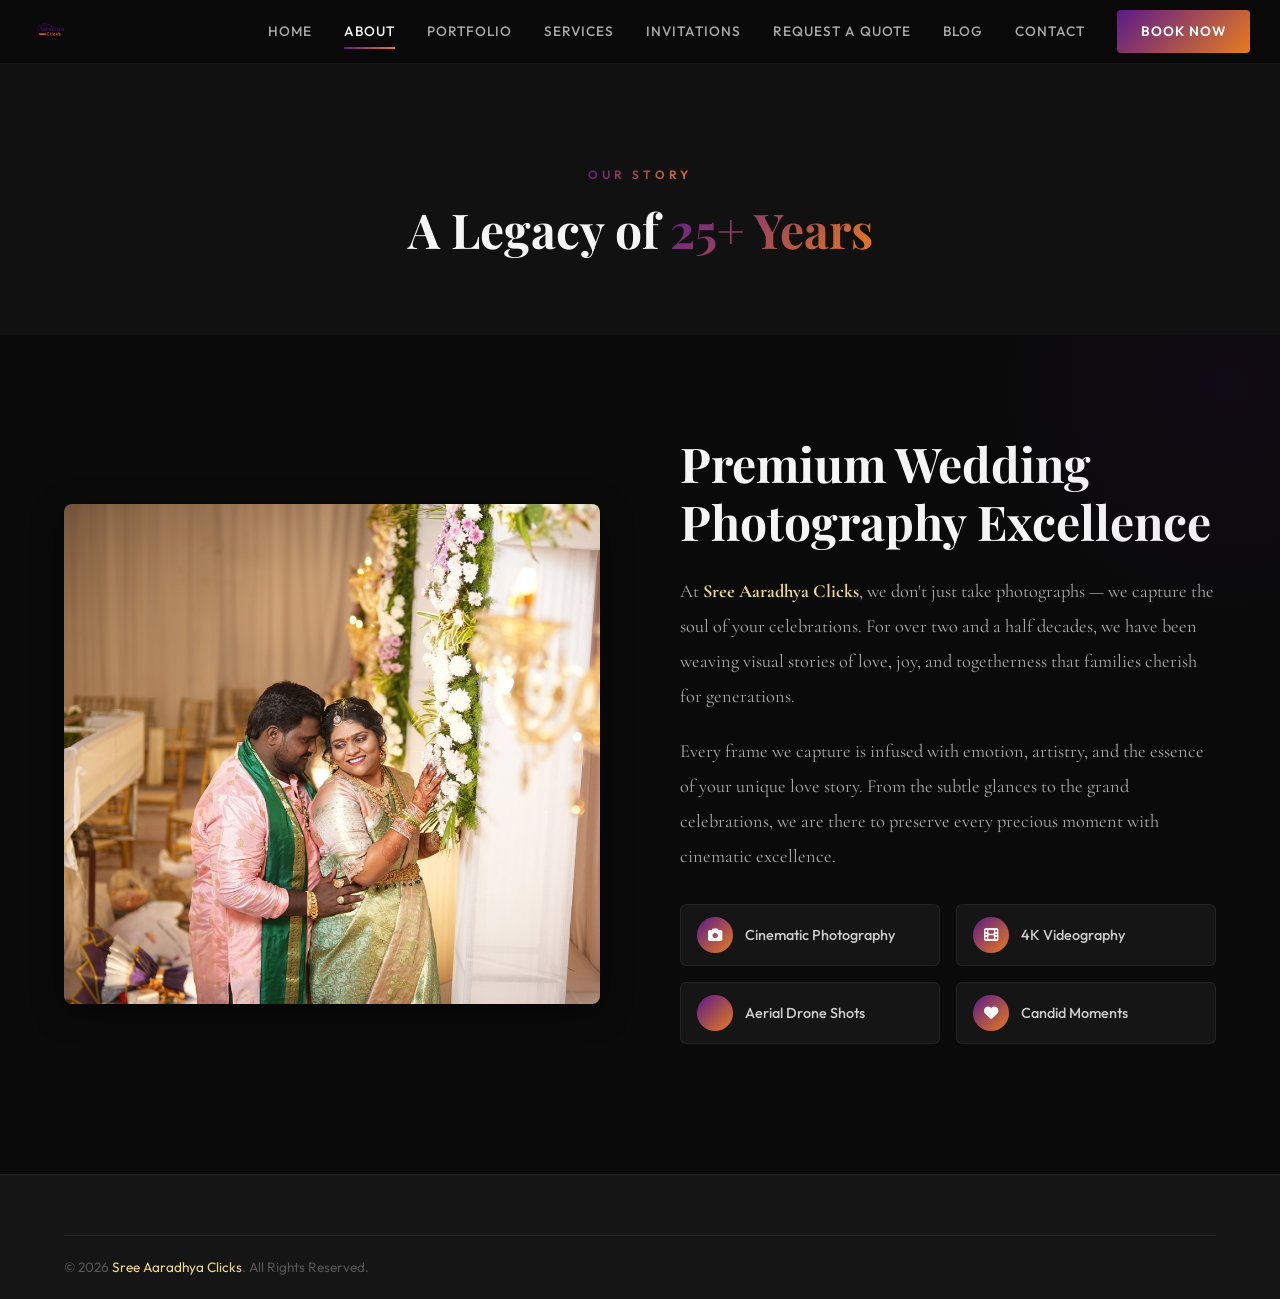
<file: about/index.html>
<!DOCTYPE html>
<html lang="en">
<head>
  <meta charset="UTF-8">
  <meta name="viewport" content="width=device-width, initial-scale=1.0">
  <title>About Us | Sree Aaradhya Clicks</title>
  <link rel="shortcut icon" href="/assets/logo.png" type="image/png">
  <link rel="stylesheet" href="/styles.css">
  <link rel="stylesheet" href="https://cdnjs.cloudflare.com/ajax/libs/font-awesome/6.5.1/css/all.min.css">
</head>
<body>
  <nav class="navbar scrolled">
    <div class="nav-container">
      <a href="../index.html" class="nav-logo"><img src="../assets/logo.png" alt="Sree Aaradhya Clicks Logo"></a>
      <div class="nav-links">
        <a href="/index.html">Home</a>
        <a href="/about/index.html" class="active">About</a>
        <a href="/portfolio/index.html">Portfolio</a>
        <a href="/services/index.html">Services</a>
        <a href="/invitations/index.html">Invitations</a>
        <a href="/request-a-quote/index.html">Request a Quote</a>
        <a href="/blog/index.html">Blog</a>
        <a href="/contact/index.html">Contact</a>
        <a href="/request-a-quote/index.html" class="nav-cta">Book Now</a>
      </div>
    </div>
  </nav>

  <header class="section-hero" style="padding: 160px 0 60px; background: var(--black-light); text-align: center;">
    <div class="container">
      <span class="section-eyebrow">Our Story</span>
      <h1 class="section-title">A Legacy of <span class="gradient-text">25+ Years</span></h1>
    </div>
  </header>

  <section class="about" style="padding: 80px 0;">
    <div class="container">
      <div class="about-grid">
        <div class="about-image-wrapper">
          <div class="about-image"><img src="../assets/candid-moment.jpg" alt="Sree Aaradhya Clicks - About Us"></div>
        </div>
        <div class="about-content">
          <h2 class="section-title">Premium Wedding Photography Excellence</h2>
          <p class="about-text">At <strong style="color: var(--gold-light);">Sree Aaradhya Clicks</strong>, we don't just take photographs — we capture the soul of your celebrations. For over two and a half decades, we have been weaving visual stories of love, joy, and togetherness that families cherish for generations.</p>
          <p class="about-text">Every frame we capture is infused with emotion, artistry, and the essence of your unique love story. From the subtle glances to the grand celebrations, we are there to preserve every precious moment with cinematic excellence.</p>
          <div class="about-features">
            <div class="about-feature"><div class="about-feature-icon"><i class="fas fa-camera"></i></div><span>Cinematic Photography</span></div>
            <div class="about-feature"><div class="about-feature-icon"><i class="fas fa-film"></i></div><span>4K Videography</span></div>
            <div class="about-feature"><div class="about-feature-icon"><i class="fas fa-drone"></i></div><span>Aerial Drone Shots</span></div>
            <div class="about-feature"><div class="about-feature-icon"><i class="fas fa-heart"></i></div><span>Candid Moments</span></div>
          </div>
        </div>
      </div>
    </div>
  </section>

  <footer class="footer">
    <div class="container">
      <div class="footer-bottom">
        <p>&copy; 2026 <a href="../index.html">Sree Aaradhya Clicks</a>. All Rights Reserved.</p>
      </div>
    </div>
  </footer>
</body>
</html>
</file>
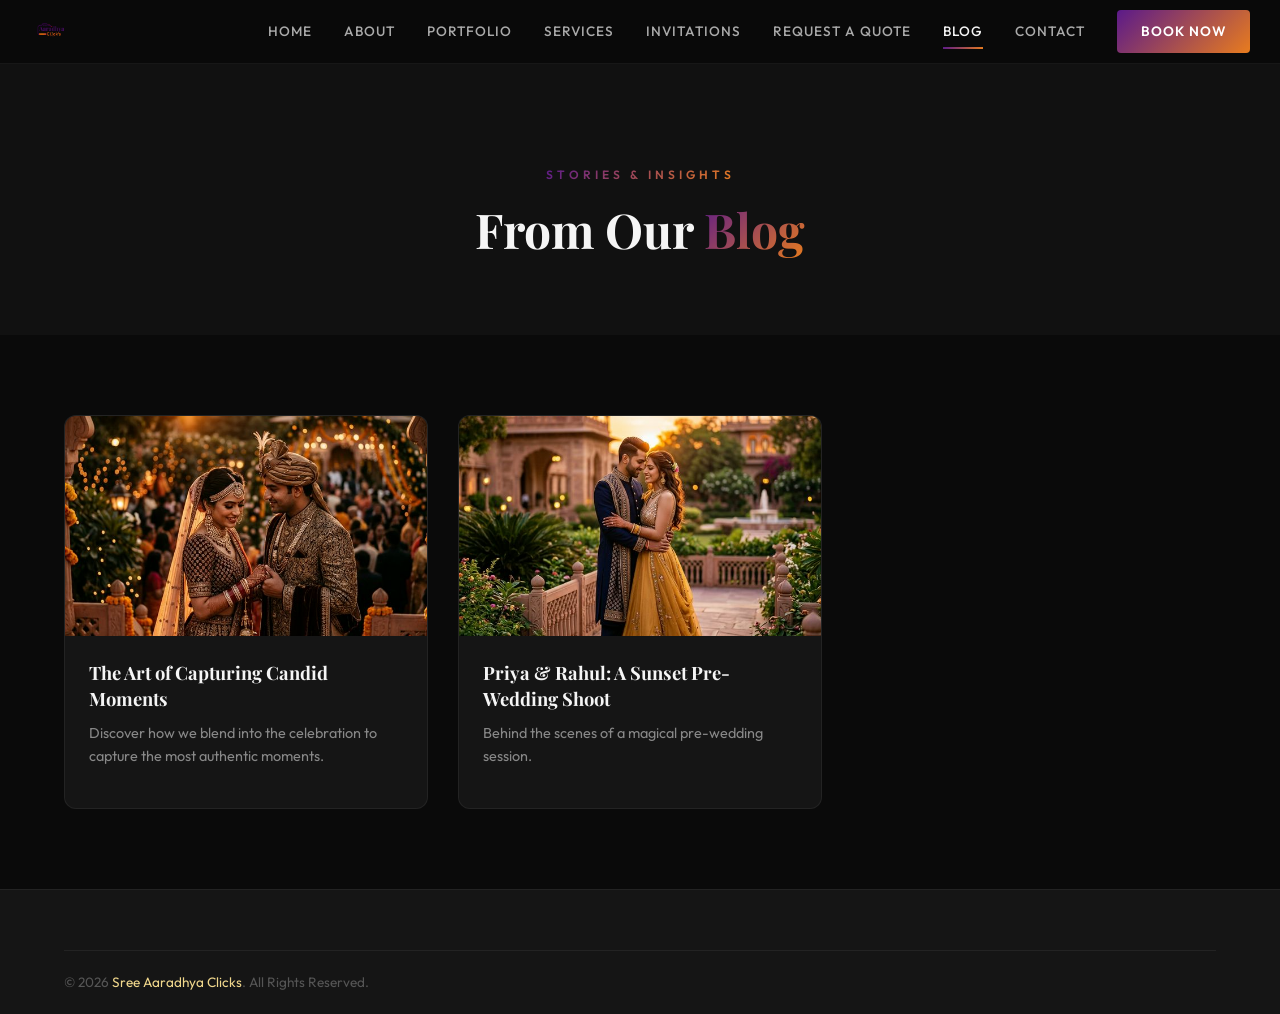
<file: blog/index.html>
<!DOCTYPE html>
<html lang="en">
<head>
  <meta charset="UTF-8">
  <meta name="viewport" content="width=device-width, initial-scale=1.0">
  <title>Our Blog | Sree Aaradhya Clicks</title>
  <link rel="stylesheet" href="../styles.css">
  <link rel="stylesheet" href="https://cdnjs.cloudflare.com/ajax/libs/font-awesome/6.5.1/css/all.min.css">
</head>
<body>
  <nav class="navbar scrolled">
    <div class="nav-container">
      <a href="../index.html" class="nav-logo"><img src="../assets/logo.png" alt="Sree Aaradhya Clicks Logo"></a>
      <div class="nav-links">
        <a href="../index.html">Home</a>
        <a href="../about/index.html">About</a>
        <a href="../portfolio/index.html">Portfolio</a>
        <a href="../services/index.html">Services</a>
        <a href="../invitations/index.html">Invitations</a>
        <a href="../request-a-quote/index.html">Request a Quote</a>
        <a href="index.html" class="active">Blog</a>
        <a href="../contact/index.html">Contact</a>
        <a href="../request-a-quote/index.html" class="nav-cta">Book Now</a>
      </div>
    </div>
  </nav>

  <header class="section-hero" style="padding: 160px 0 60px; background: var(--black-light); text-align: center;">
    <div class="container">
      <span class="section-eyebrow">Stories & Insights</span>
      <h1 class="section-title">From Our <span class="gradient-text">Blog</span></h1>
    </div>
  </header>

  <section class="blog" style="padding: 80px 0;">
    <div class="container">
      <div class="blog-grid">
        <div class="blog-card">
          <div class="blog-image"><img src="../assets/hero-wedding.png" alt="Wedding Photography Tips"></div>
          <div class="blog-content"><h3>The Art of Capturing Candid Moments</h3><p>Discover how we blend into the celebration to capture the most authentic moments.</p></div>
        </div>
        <div class="blog-card">
          <div class="blog-image"><img src="../assets/prewedding.png" alt="Pre-Wedding Shoot Guide"></div>
          <div class="blog-content"><h3>Priya & Rahul: A Sunset Pre-Wedding Shoot</h3><p>Behind the scenes of a magical pre-wedding session.</p></div>
        </div>
      </div>
    </div>
  </section>

  <footer class="footer">
    <div class="container">
      <div class="footer-bottom">
        <p>&copy; 2026 <a href="../index.html">Sree Aaradhya Clicks</a>. All Rights Reserved.</p>
      </div>
    </div>
  </footer>
</body>
</html>
</file>
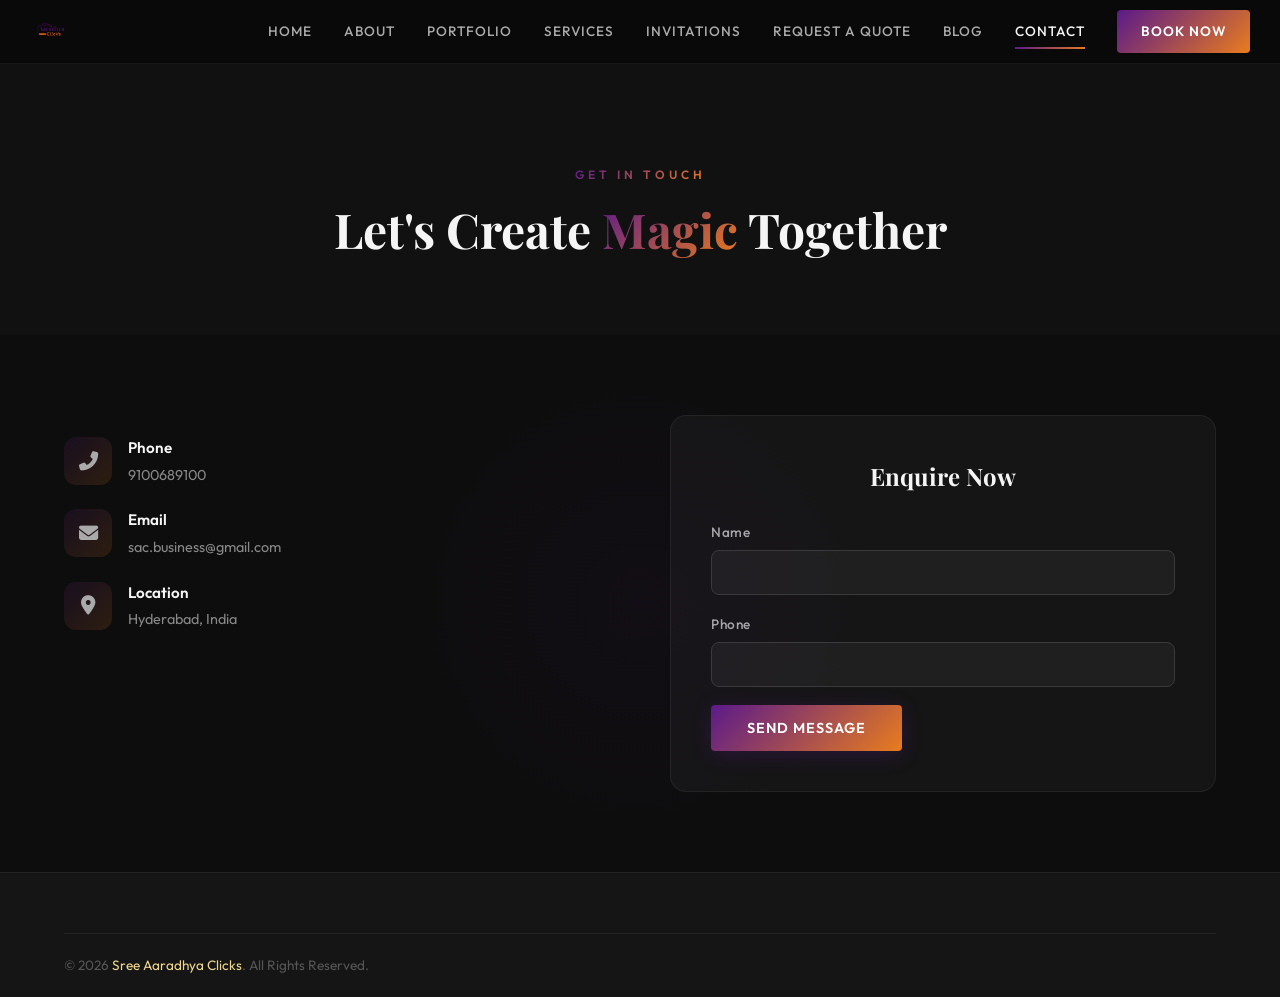
<file: contact/index.html>
<!DOCTYPE html>
<html lang="en">
<head>
  <meta charset="UTF-8">
  <meta name="viewport" content="width=device-width, initial-scale=1.0">
  <title>Contact Us | Sree Aaradhya Clicks</title>
  <link rel="stylesheet" href="../styles.css">
  <link rel="stylesheet" href="https://cdnjs.cloudflare.com/ajax/libs/font-awesome/6.5.1/css/all.min.css">
</head>
<body>
  <nav class="navbar scrolled">
    <div class="nav-container">
      <a href="../index.html" class="nav-logo"><img src="../assets/logo.png" alt="Sree Aaradhya Clicks Logo"></a>
      <div class="nav-links">
        <a href="../index.html">Home</a>
        <a href="../about/index.html">About</a>
        <a href="../portfolio/index.html">Portfolio</a>
        <a href="../services/index.html">Services</a>
        <a href="../invitations/index.html">Invitations</a>
        <a href="../request-a-quote/index.html">Request a Quote</a>
        <a href="../blog/index.html">Blog</a>
        <a href="index.html" class="active">Contact</a>
        <a href="../request-a-quote/index.html" class="nav-cta">Book Now</a>
      </div>
    </div>
  </nav>

  <header class="section-hero" style="padding: 160px 0 60px; background: var(--black-light); text-align: center;">
    <div class="container">
      <span class="section-eyebrow">Get in Touch</span>
      <h1 class="section-title">Let's Create <span class="gradient-text">Magic</span> Together</h1>
    </div>
  </header>

  <section class="enquiry" style="padding: 80px 0;">
    <div class="container">
      <div class="enquiry-grid">
        <div class="enquiry-info">
          <div class="contact-details">
            <div class="contact-item"><div class="contact-icon"><i class="fas fa-phone-alt"></i></div><div class="contact-item-text"><h4>Phone</h4><p>9100689100</p></div></div>
            <div class="contact-item"><div class="contact-icon"><i class="fas fa-envelope"></i></div><div class="contact-item-text"><h4>Email</h4><p>sac.business@gmail.com</p></div></div>
            <div class="contact-item"><div class="contact-icon"><i class="fas fa-map-marker-alt"></i></div><div class="contact-item-text"><h4>Location</h4><p>Hyderabad, India</p></div></div>
          </div>
        </div>
        <div class="enquiry-form">
          <h3>Enquire Now</h3>
          <form id="enquiryForm">
            <div class="form-group"><label for="name">Name</label><input type="text" id="name" required></div>
            <div class="form-group"><label for="phone">Phone</label><input type="tel" id="phone" required></div>
            <button type="submit" class="btn btn-primary">Send Message</button>
          </form>
        </div>
      </div>
    </div>
  </section>

  <footer class="footer">
    <div class="container">
      <div class="footer-bottom">
        <p>&copy; 2026 <a href="../index.html">Sree Aaradhya Clicks</a>. All Rights Reserved.</p>
      </div>
    </div>
  </footer>
</body>
</html>
</file>
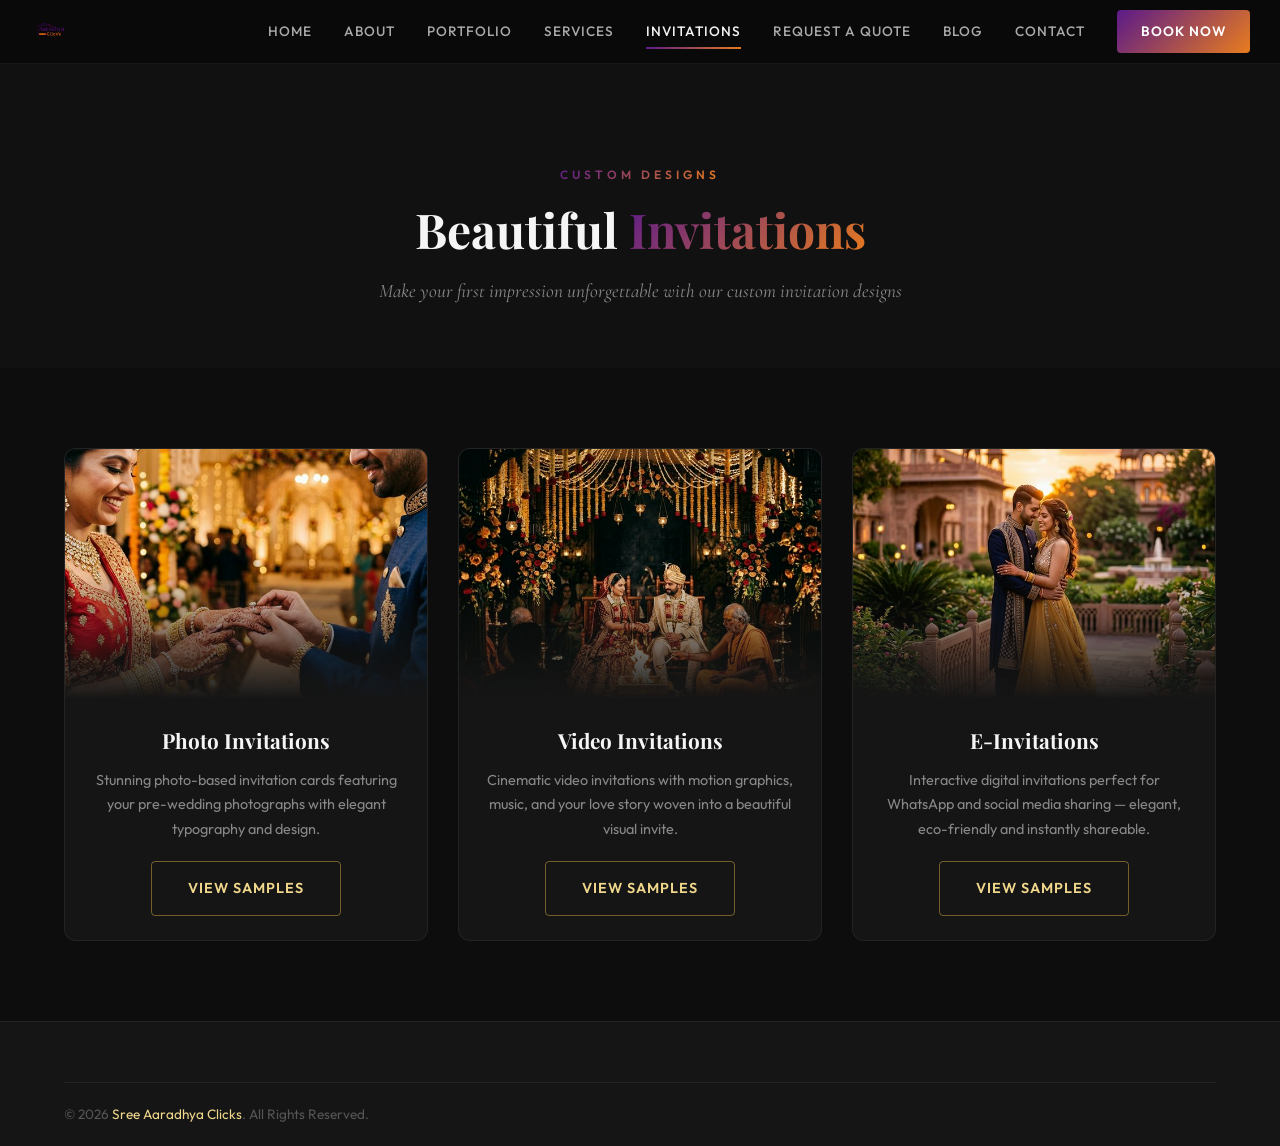
<file: invitations/index.html>
<!DOCTYPE html>
<html lang="en">
<head>
  <meta charset="UTF-8">
  <meta name="viewport" content="width=device-width, initial-scale=1.0">
  <title>Custom Wedding Invitations | Sree Aaradhya Clicks</title>
  <link rel="stylesheet" href="../styles.css">
  <link rel="stylesheet" href="https://cdnjs.cloudflare.com/ajax/libs/font-awesome/6.5.1/css/all.min.css">
</head>
<body>
  <nav class="navbar scrolled">
    <div class="nav-container">
      <a href="/index.html" class="nav-logo"><img src="/assets/logo.png" alt="Sree Aaradhya Clicks Logo"></a>
      <div class="nav-links">
        <a href="/index.html">Home</a>
        <a href="/about/index.html">About</a>
        <a href="/portfolio/index.html">Portfolio</a>
        <a href="/services/index.html">Services</a>
        <a href="/invitations/index.html" class="active">Invitations</a>
        <a href="/request-a-quote/index.html">Request a Quote</a>
        <a href="/blog/index.html">Blog</a>
        <a href="/contact/index.html">Contact</a>
        <a href="/request-a-quote/index.html" class="nav-cta">Book Now</a>
      </div>
    </div>
  </nav>

  <header class="section-hero" style="padding: 160px 0 60px; background: var(--black-light); text-align: center;">
    <div class="container">
      <span class="section-eyebrow">Custom Designs</span>
      <h1 class="section-title">Beautiful <span class="gradient-text">Invitations</span></h1>
      <p class="section-subtitle">Make your first impression unforgettable with our custom invitation designs</p>
    </div>
  </header>

  <section class="invitations" style="padding: 80px 0;">
    <div class="container">
      <div class="invitations-grid">
        <div class="invitation-card reveal visible">
          <div class="invitation-image"><img src="../assets/engagement.png" alt="Photo Invitations"></div>
          <div class="invitation-content"><h3>Photo Invitations</h3><p>Stunning photo-based invitation cards featuring your pre-wedding photographs with elegant typography and design.</p><a href="/invitations/photo/index.html" class="btn btn-outline">View Samples</a></div>
        </div>
        <div class="invitation-card reveal visible">
          <div class="invitation-image"><img src="../assets/wedding-ceremony.png" alt="Video Invitations"></div>
          <div class="invitation-content"><h3>Video Invitations</h3><p>Cinematic video invitations with motion graphics, music, and your love story woven into a beautiful visual invite.</p><a href="/invitations/video/index.html" class="btn btn-outline">View Samples</a></div>
        </div>
        <div class="invitation-card reveal visible">
          <div class="invitation-image"><img src="../assets/prewedding.png" alt="E-Invitations"></div>
          <div class="invitation-content"><h3>E-Invitations</h3><p>Interactive digital invitations perfect for WhatsApp and social media sharing — elegant, eco-friendly and instantly shareable.</p><a href="/invitations/e-invites/index.html" class="btn btn-outline">View Samples</a></div>
        </div>
      </div>
    </div>
  </section>

  <footer class="footer">
    <div class="container">
      <div class="footer-bottom">
        <p>&copy; 2026 <a href="../index.html">Sree Aaradhya Clicks</a>. All Rights Reserved.</p>
      </div>
    </div>
  </footer>
</body>
</html>
</file>
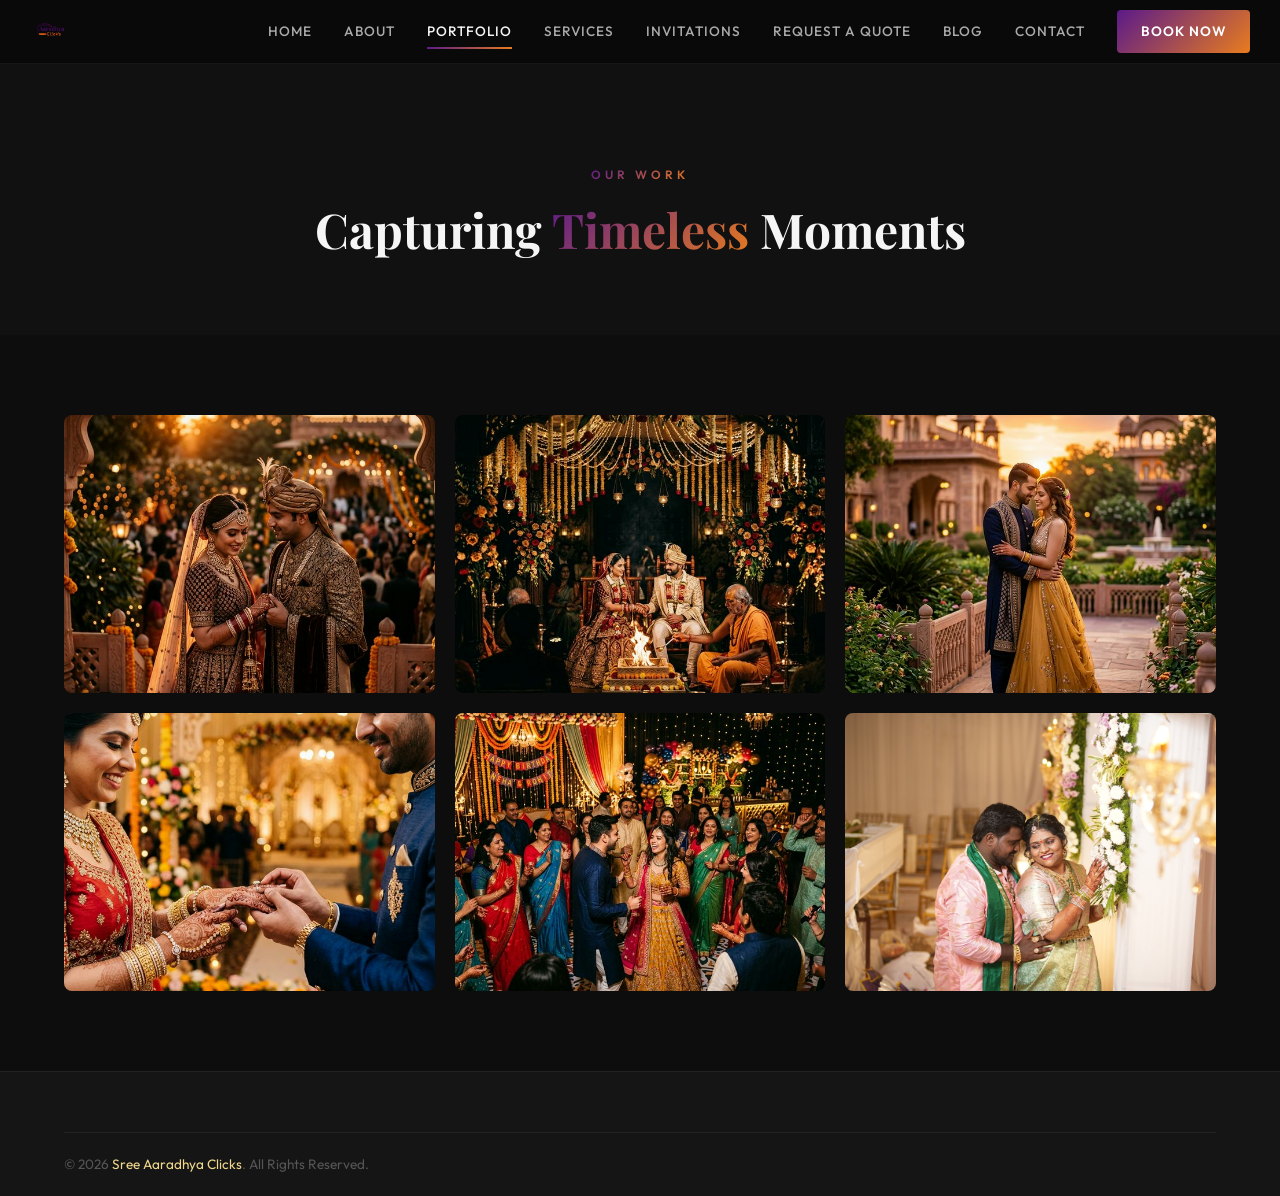
<file: portfolio/index.html>
<!DOCTYPE html>
<html lang="en">
<head>
  <meta charset="UTF-8">
  <meta name="viewport" content="width=device-width, initial-scale=1.0">
  <title>Our Portfolio | Sree Aaradhya Clicks</title>
  <link rel="stylesheet" href="../styles.css">
  <link rel="stylesheet" href="https://cdnjs.cloudflare.com/ajax/libs/font-awesome/6.5.1/css/all.min.css">
</head>
<body>
  <nav class="navbar scrolled">
    <div class="nav-container">
      <a href="../index.html" class="nav-logo"><img src="../assets/logo.png" alt="Sree Aaradhya Clicks Logo"></a>
      <div class="nav-links">
        <a href="../index.html">Home</a>
        <a href="../about/index.html">About</a>
        <a href="index.html" class="active">Portfolio</a>
        <a href="../services/index.html">Services</a>
        <a href="../invitations/index.html">Invitations</a>
        <a href="../request-a-quote/index.html">Request a Quote</a>
        <a href="../blog/index.html">Blog</a>
        <a href="../contact/index.html">Contact</a>
        <a href="../request-a-quote/index.html" class="nav-cta">Book Now</a>
      </div>
    </div>
  </nav>

  <header class="section-hero" style="padding: 160px 0 60px; background: var(--black-light); text-align: center;">
    <div class="container">
      <span class="section-eyebrow">Our Work</span>
      <h1 class="section-title">Capturing <span class="gradient-text">Timeless</span> Moments</h1>
    </div>
  </header>

  <section class="portfolio" style="padding: 80px 0;">
    <div class="container">
      <div class="portfolio-grid">
        <div class="portfolio-item"><img src="../assets/hero-wedding.png" alt="Wedding Photography"></div>
        <div class="portfolio-item"><img src="../assets/wedding-ceremony.png" alt="Wedding Ceremony"></div>
        <div class="portfolio-item"><img src="../assets/prewedding.png" alt="Pre-Wedding Shoot"></div>
        <div class="portfolio-item"><img src="../assets/engagement.png" alt="Engagement Photography"></div>
        <div class="portfolio-item"><img src="../assets/event-photography.png" alt="Event Photography"></div>
        <div class="portfolio-item"><img src="../assets/candid-moment.jpg" alt="Candid Wedding Moments"></div>
      </div>
    </div>
  </section>

  <footer class="footer">
    <div class="container">
      <div class="footer-bottom">
        <p>&copy; 2026 <a href="../index.html">Sree Aaradhya Clicks</a>. All Rights Reserved.</p>
      </div>
    </div>
  </footer>
</body>
</html>
</file>
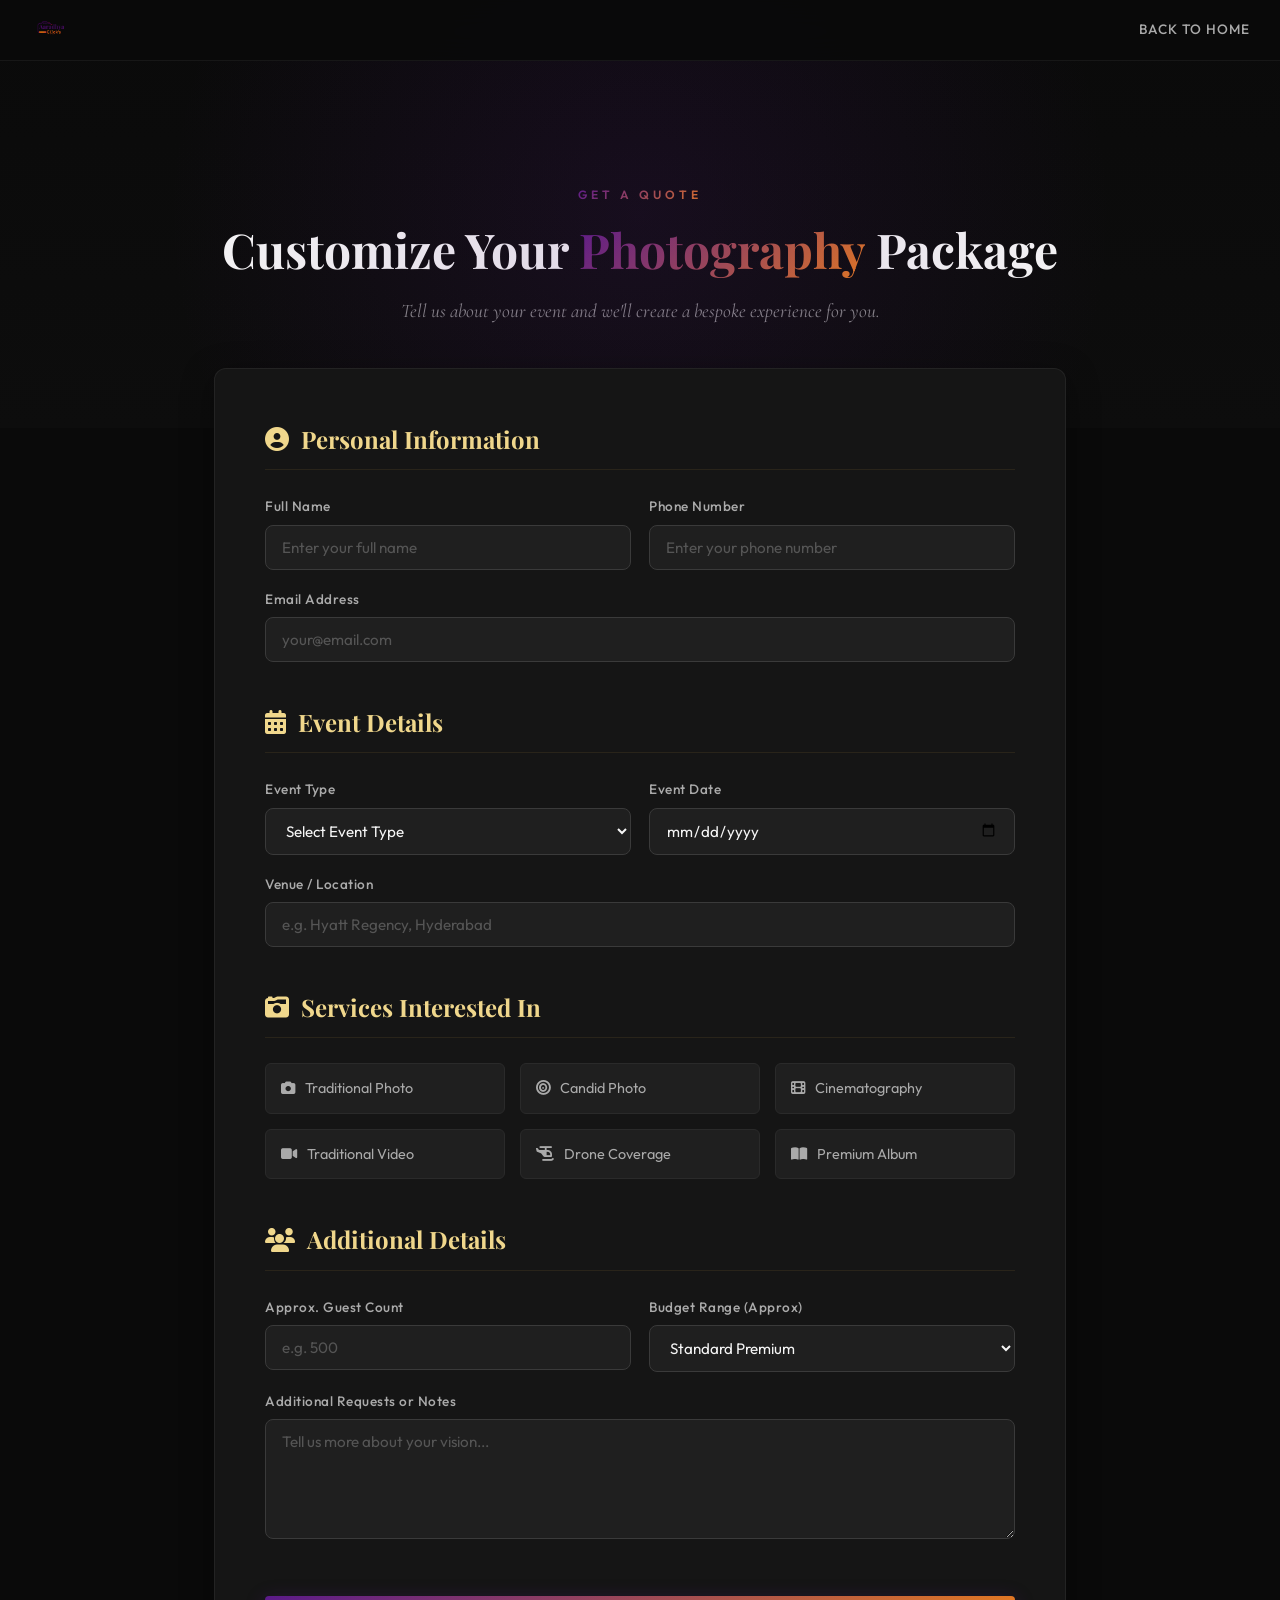
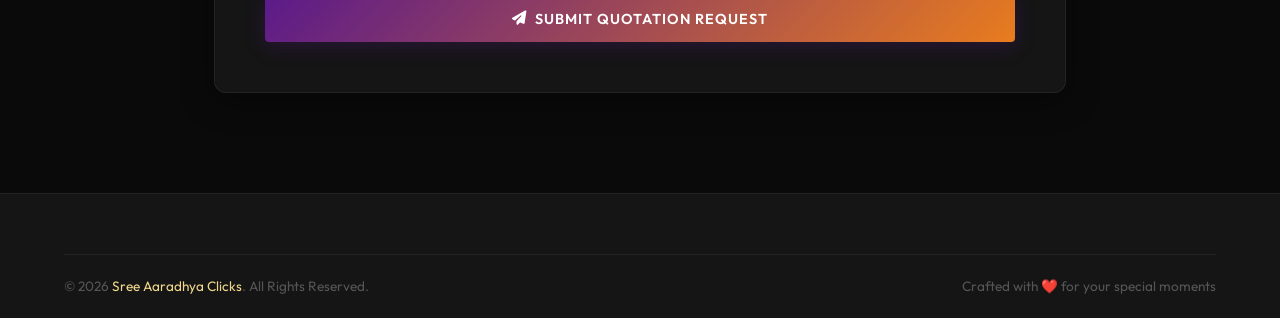
<file: quotation/index.html>
<!DOCTYPE html>
<html lang="en">
<head>
  <meta charset="UTF-8">
  <meta name="viewport" content="width=device-width, initial-scale=1.0">
  <title>Request a Quotation | Sree Aaradhya Clicks</title>
  <meta name="description" content="Request a personalized quotation for your wedding photography, cinematography, or special event coverage from Sree Aaradhya Clicks.">
  <link rel="stylesheet" href="../styles.css">
  <link rel="stylesheet" href="https://cdnjs.cloudflare.com/ajax/libs/font-awesome/6.5.1/css/all.min.css">
  <style>
    .quotation-hero {
      padding: 180px 0 100px;
      background: linear-gradient(180deg, var(--black) 0%, var(--dark-bg) 100%);
      text-align: center;
      position: relative;
      overflow: hidden;
    }
    .quotation-hero::before {
      content: '';
      position: absolute;
      top: 0;
      left: 50%;
      transform: translateX(-50%);
      width: 100%;
      height: 100%;
      background: radial-gradient(circle at center, rgba(91, 26, 138, 0.15) 0%, transparent 70%);
      pointer-events: none;
    }
    .quotation-container {
      max-width: 900px;
      margin: -60px auto 100px;
      position: relative;
      z-index: 10;
    }
    .quotation-card {
      background: var(--dark-card);
      border: var(--border-subtle);
      border-radius: 12px;
      padding: 50px;
      box-shadow: var(--shadow-card);
    }
    .form-section {
      margin-bottom: 40px;
    }
    .form-section-title {
      font-family: var(--font-display);
      font-size: 1.5rem;
      color: var(--gold-light);
      margin-bottom: 25px;
      padding-bottom: 10px;
      border-bottom: 1px solid rgba(212, 168, 67, 0.1);
      display: flex;
      align-items: center;
      gap: 12px;
    }
    .services-grid {
      display: grid;
      grid-template-columns: repeat(auto-fill, minmax(200px, 1fr));
      gap: 15px;
      margin-bottom: 30px;
    }
    .service-checkbox {
      position: relative;
      display: block;
    }
    .service-checkbox input {
      position: absolute;
      opacity: 0;
      cursor: pointer;
      height: 0;
      width: 0;
    }
    .service-label {
      display: flex;
      align-items: center;
      gap: 10px;
      padding: 12px 15px;
      background: var(--gray-900);
      border: 1px solid var(--gray-800);
      border-radius: 6px;
      color: var(--gray-300);
      font-size: 0.9rem;
      cursor: pointer;
      transition: all var(--transition-fast);
    }
    .service-checkbox input:checked + .service-label {
      background: rgba(91, 26, 138, 0.15);
      border-color: var(--purple-brand);
      color: var(--white);
    }
    .service-checkbox input:checked + .service-label i {
      color: var(--orange-light);
    }
    .budget-range {
      width: 100%;
      margin: 20px 0;
    }
    .quotation-footer {
      text-align: center;
      padding: 60px 0;
      background: var(--black-light);
      border-top: var(--border-subtle);
    }
    @media (max-width: 768px) {
      .quotation-card {
        padding: 30px 20px;
      }
      .services-grid {
        grid-template-columns: 1fr 1fr;
      }
    }
  </style>
</head>
<body>

  <!-- Navigation (Simplified for focus) -->
  <nav class="navbar scrolled">
    <div class="nav-container">
      <a href="/index.html" class="nav-logo"><img src="/assets/logo.png" alt="Sree Aaradhya Clicks Logo"></a>
      <div class="nav-links">
        <a href="/index.html">Back to Home</a>
      </div>
    </div>
  </nav>

  <!-- Hero Section -->
  <section class="quotation-hero">
    <div class="container">
      <span class="section-eyebrow">Get a Quote</span>
      <h1 class="section-title">Customize Your <span class="gradient-text">Photography</span> Package</h1>
      <p class="section-subtitle">Tell us about your event and we'll create a bespoke experience for you.</p>
    </div>
  </section>

  <!-- Form Section -->
  <div class="quotation-container">
    <div class="container">
      <div class="quotation-card">
        <form id="quotationForm">
          
          <!-- Personal Info -->
          <div class="form-section">
            <h3 class="form-section-title"><i class="fas fa-user-circle"></i> Personal Information</h3>
            <div class="form-row">
              <div class="form-group">
                <label for="q-name">Full Name</label>
                <input type="text" id="q-name" name="name" placeholder="Enter your full name" required>
              </div>
              <div class="form-group">
                <label for="q-phone">Phone Number</label>
                <input type="tel" id="q-phone" name="phone" placeholder="Enter your phone number" required>
              </div>
            </div>
            <div class="form-group">
              <label for="q-email">Email Address</label>
              <input type="email" id="q-email" name="email" placeholder="your@email.com" required>
            </div>
          </div>

          <!-- Event Details -->
          <div class="form-section">
            <h3 class="form-section-title"><i class="fas fa-calendar-alt"></i> Event Details</h3>
            <div class="form-row">
              <div class="form-group">
                <label for="q-eventType">Event Type</label>
                <select id="q-eventType" name="eventType" required>
                  <option value="" disabled selected>Select Event Type</option>
                  <option value="wedding">Full Wedding Package</option>
                  <option value="engagement">Engagement</option>
                  <option value="prewedding">Pre-Wedding Shoot</option>
                  <option value="birthday">Birthday Celebration</option>
                  <option value="corporate">Corporate Event</option>
                  <option value="other">Other Celebration</option>
                </select>
              </div>
              <div class="form-group">
                <label for="q-eventDate">Event Date</label>
                <input type="date" id="q-eventDate" name="eventDate" required>
              </div>
            </div>
            <div class="form-group">
              <label for="q-location">Venue / Location</label>
              <input type="text" id="q-location" name="location" placeholder="e.g. Hyatt Regency, Hyderabad" required>
            </div>
          </div>

          <!-- Services Selection -->
          <div class="form-section">
            <h3 class="form-section-title"><i class="fas fa-camera-retro"></i> Services Interested In</h3>
            <div class="services-grid">
              <label class="service-checkbox">
                <input type="checkbox" name="services" value="traditional-photo">
                <span class="service-label"><i class="fas fa-camera"></i> Traditional Photo</span>
              </label>
              <label class="service-checkbox">
                <input type="checkbox" name="services" value="candid-photo">
                <span class="service-label"><i class="fas fa-bullseye"></i> Candid Photo</span>
              </label>
              <label class="service-checkbox">
                <input type="checkbox" name="services" value="cinematography">
                <span class="service-label"><i class="fas fa-film"></i> Cinematography</span>
              </label>
              <label class="service-checkbox">
                <input type="checkbox" name="services" value="traditional-video">
                <span class="service-label"><i class="fas fa-video"></i> Traditional Video</span>
              </label>
              <label class="service-checkbox">
                <input type="checkbox" name="services" value="drone">
                <span class="service-label"><i class="fas fa-helicopter"></i> Drone Coverage</span>
              </label>
              <label class="service-checkbox">
                <input type="checkbox" name="services" value="album">
                <span class="service-label"><i class="fas fa-book-open"></i> Premium Album</span>
              </label>
            </div>
          </div>

          <!-- Budget & Guests -->
          <div class="form-section">
            <h3 class="form-section-title"><i class="fas fa-users"></i> Additional Details</h3>
            <div class="form-row">
              <div class="form-group">
                <label for="q-guests">Approx. Guest Count</label>
                <input type="number" id="q-guests" name="guests" placeholder="e.g. 500">
              </div>
              <div class="form-group">
                <label for="q-budget">Budget Range (Approx)</label>
                <select id="q-budget" name="budget">
                  <option value="economy">Economy Package</option>
                  <option value="standard" selected>Standard Premium</option>
                  <option value="luxury">Luxury / Royal</option>
                  <option value="custom">Not sure, need advice</option>
                </select>
              </div>
            </div>
            <div class="form-group">
              <label for="q-message">Additional Requests or Notes</label>
              <textarea id="q-message" name="message" placeholder="Tell us more about your vision..." rows="4"></textarea>
            </div>
          </div>

          <button type="submit" class="btn btn-primary form-submit" style="width: 100%; justify-content: center;">
            <i class="fas fa-paper-plane"></i> Submit Quotation Request
          </button>
        </form>
      </div>
    </div>
  </div>

  <!-- Footer -->
  <footer class="footer">
    <div class="container">
      <div class="footer-bottom">
        <p>&copy; 2026 <a href="../index.html">Sree Aaradhya Clicks</a>. All Rights Reserved.</p>
        <p>Crafted with ❤️ for your special moments</p>
      </div>
    </div>
  </footer>

  <script>
    document.getElementById('quotationForm').addEventListener('submit', function(e) {
      e.preventDefault();
      
      const formData = new FormData(this);
      const data = {};
      const services = [];
      
      formData.forEach((value, key) => {
        if (key === 'services') {
          services.push(value);
        } else {
          data[key] = value;
        }
      });
      data.services = services.join(', ');
      
      const submitBtn = this.querySelector('.form-submit');
      submitBtn.innerHTML = '<i class="fas fa-circle-notch fa-spin"></i> Processing...';
      submitBtn.disabled = true;
      
      setTimeout(() => {
        submitBtn.innerHTML = '<i class="fas fa-check"></i> Request Sent Successfully!';
        submitBtn.style.background = '#25D366';
        
        // WhatsApp Message Construction
        const phone = '919100689100';
        const message = encodeURIComponent(
          `*NEW QUOTATION REQUEST* 📋\n\n` +
          `*Name:* ${data.name}\n` +
          `*Phone:* ${data.phone}\n` +
          `*Event:* ${data.eventType}\n` +
          `*Date:* ${data.eventDate}\n` +
          `*Location:* ${data.location}\n` +
          `*Guests:* ${data.guests || 'N/A'}\n` +
          `*Budget:* ${data.budget}\n` +
          `*Services:* ${data.services || 'None selected'}\n` +
          `*Message:* ${data.message || 'N/A'}`
        );
        
        window.open(`https://wa.me/${phone}?text=${message}`, '_blank');
        
        setTimeout(() => {
          window.location.href = '../index.html';
        }, 2000);
      }, 1500);
    });
  </script>
</body>
</html>
</file>
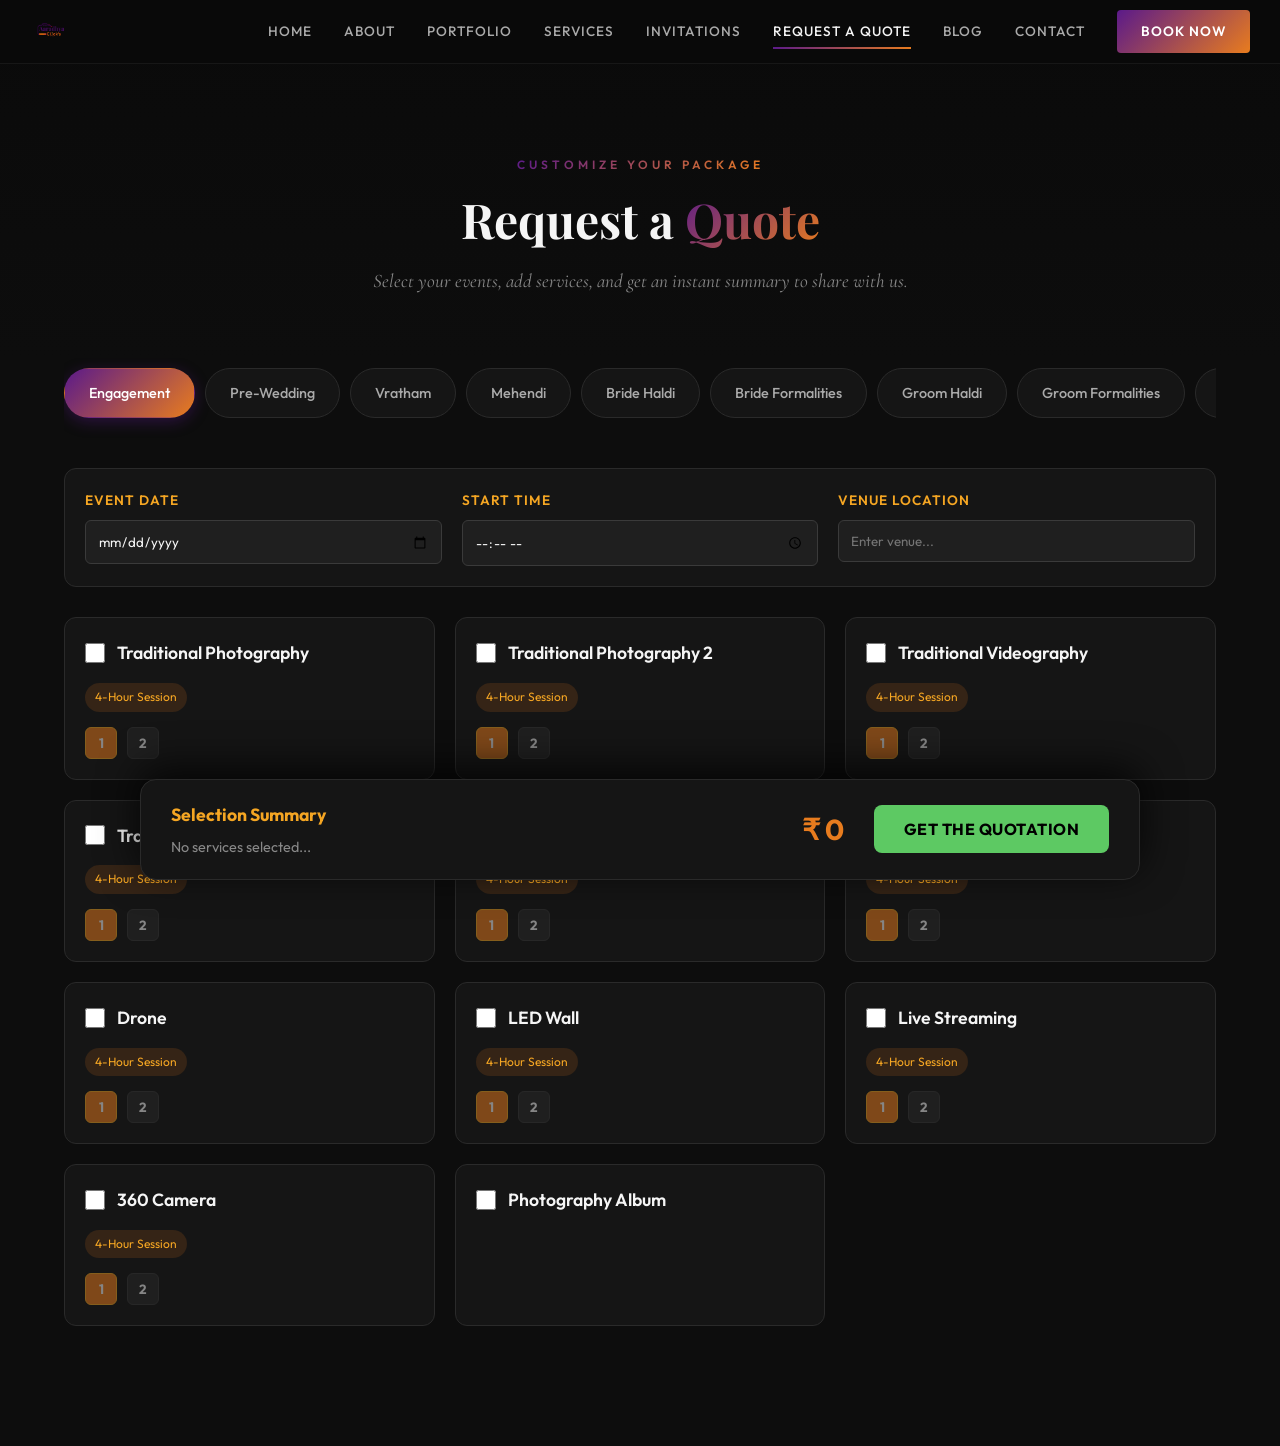
<file: request-a-quote/index.html>
<!DOCTYPE html>
<html lang="en">
<head>
  <meta charset="UTF-8">
  <meta name="viewport" content="width=device-width, initial-scale=1.0">
  <title>Request a Quote | Sree Aaradhya Clicks</title>
  <link rel="shortcut icon" href="../assets/logo.png" type="image/png">
  <meta name="description" content="Request a personalized quotation for your wedding photography, cinematography, or special event coverage from Sree Aaradhya Clicks.">
  <link rel="stylesheet" href="../styles.css">
  <link rel="stylesheet" href="https://cdnjs.cloudflare.com/ajax/libs/font-awesome/6.5.1/css/all.min.css">
  <style>
    /* Custom Styles for Interactive Quote Form */
    body {
      background-color: #0d0d0d;
      padding-bottom: 120px; /* Space for sticky summary */
    }

    .quote-hero {
      padding: 150px 0 60px;
      text-align: center;
      background: linear-gradient(180deg, var(--black) 0%, var(--dark-bg) 100%);
    }

    .events-nav {
      display: flex;
      overflow-x: auto;
      gap: 10px;
      padding: 10px 0 20px;
      margin-bottom: 30px;
      scrollbar-width: thin;
      scrollbar-color: var(--purple-brand) var(--gray-900);
    }

    .events-nav::-webkit-scrollbar {
      height: 6px;
    }
    .events-nav::-webkit-scrollbar-track {
      background: var(--gray-900);
      border-radius: 4px;
    }
    .events-nav::-webkit-scrollbar-thumb {
      background: var(--purple-brand);
      border-radius: 4px;
    }

    .event-tab {
      padding: 12px 24px;
      background: var(--dark-card);
      border: 1px solid var(--gray-800);
      border-radius: 30px;
      color: var(--gray-300);
      font-size: 0.9rem;
      font-weight: 500;
      white-space: nowrap;
      cursor: pointer;
      transition: all 0.3s ease;
    }

    .event-tab:hover {
      border-color: var(--purple-light);
      color: var(--white);
    }

    .event-tab.active {
      background: var(--gradient-brand);
      color: var(--white-pure);
      border-color: transparent;
      box-shadow: 0 4px 15px rgba(91, 26, 138, 0.4);
    }

    .event-pane {
      display: none;
      animation: fadeIn 0.4s ease;
    }

    .event-pane.active {
      display: block;
    }

    @keyframes fadeIn {
      from { opacity: 0; transform: translateY(10px); }
      to { opacity: 1; transform: translateY(0); }
    }

    .form-row-custom {
      display: grid;
      grid-template-columns: repeat(auto-fit, minmax(200px, 1fr));
      gap: 20px;
      margin-bottom: 30px;
      background: var(--dark-card);
      padding: 20px;
      border-radius: 12px;
      border: 1px solid var(--gray-800);
    }

    .form-group-custom {
      display: flex;
      flex-direction: column;
      gap: 8px;
    }

    .form-group-custom label {
      font-size: 0.85rem;
      text-transform: uppercase;
      letter-spacing: 1px;
      color: var(--orange-light);
      font-weight: 600;
    }

    .form-group-custom input {
      background: var(--gray-900);
      border: 1px solid var(--gray-700);
      padding: 12px;
      border-radius: 6px;
      color: var(--white);
      font-family: inherit;
    }
    
    .form-group-custom input:focus {
      outline: none;
      border-color: var(--purple-light);
      background: var(--black-light);
    }

    .services-grid-custom {
      display: grid;
      grid-template-columns: repeat(auto-fill, minmax(300px, 1fr));
      gap: 20px;
    }

    .service-card {
      background: var(--dark-card);
      border: 1px solid var(--gray-800);
      border-radius: 12px;
      padding: 20px;
      display: flex;
      flex-direction: column;
      gap: 15px;
      transition: all 0.3s ease;
    }

    .service-card.selected {
      border-color: var(--purple-light);
      background: rgba(91, 26, 138, 0.1);
    }

    .service-header {
      display: flex;
      align-items: center;
      gap: 12px;
      cursor: pointer;
    }

    .service-header input[type="checkbox"] {
      width: 20px;
      height: 20px;
      accent-color: var(--orange-brand);
      cursor: pointer;
    }

    .service-header h4 {
      margin: 0;
      color: var(--white);
      font-size: 1.1rem;
      font-weight: 600;
    }

    .service-session-badge {
      display: inline-block;
      background: rgba(232, 124, 30, 0.15);
      color: var(--orange-light);
      font-size: 0.75rem;
      padding: 4px 10px;
      border-radius: 20px;
      width: fit-content;
    }

    .service-controls {
      display: flex;
      align-items: center;
      gap: 10px;
      opacity: 0.5;
      pointer-events: none;
      transition: opacity 0.3s ease;
    }

    .service-card.selected .service-controls {
      opacity: 1;
      pointer-events: auto;
    }

    .qty-btn {
      width: 32px;
      height: 32px;
      border-radius: 6px;
      background: var(--gray-800);
      border: 1px solid var(--gray-700);
      color: var(--white);
      display: flex;
      align-items: center;
      justify-content: center;
      cursor: pointer;
      font-weight: bold;
    }

    .qty-btn.active {
      background: var(--orange-brand);
      border-color: var(--orange-light);
    }

    /* Sticky Summary Bar */
    .sticky-summary {
      position: fixed;
      bottom: 20px;
      left: 50%;
      transform: translateX(-50%);
      width: calc(100% - 40px);
      max-width: 1000px;
      background: var(--dark-card);
      border: 1px solid var(--gray-800);
      border-radius: 16px;
      padding: 20px 30px;
      display: flex;
      align-items: center;
      justify-content: space-between;
      box-shadow: 0 -10px 40px rgba(0,0,0,0.8);
      z-index: 1000;
    }

    .summary-text h3 {
      color: var(--orange-light);
      font-size: 1.1rem;
      margin-bottom: 5px;
    }

    .summary-text p {
      color: var(--gray-400);
      font-size: 0.9rem;
      margin: 0;
    }

    .summary-action {
      display: flex;
      align-items: center;
      gap: 30px;
    }

    .total-price {
      font-size: 1.8rem;
      font-weight: 700;
      color: var(--orange-brand);
    }

    .btn-submit {
      background: #5dc963;
      color: #000;
      padding: 14px 30px;
      border-radius: 8px;
      font-weight: 700;
      font-size: 1rem;
      letter-spacing: 0.5px;
      transition: all 0.3s ease;
    }
    
    .btn-submit:hover {
      background: #4ab550;
      transform: translateY(-2px);
    }

    @media (max-width: 768px) {
      .sticky-summary {
        flex-direction: column;
        gap: 15px;
        padding: 15px;
        bottom: 10px;
      }
      .summary-action {
        width: 100%;
        justify-content: space-between;
      }
      .btn-submit {
        padding: 12px 20px;
        font-size: 0.9rem;
      }
    }
  </style>
</head>
<body>

  <!-- Navigation -->
  <nav class="navbar scrolled">
    <div class="nav-container">
      <a href="../index.html" class="nav-logo"><img src="../assets/logo.png" alt="Sree Aaradhya Clicks Logo"></a>
      <div class="nav-links" id="navLinks">
        <a href="../index.html">Home</a>
        <a href="../about/index.html">About</a>
        <a href="../portfolio/index.html">Portfolio</a>
        <a href="../services/index.html">Services</a>
        <a href="../invitations/index.html">Invitations</a>
        <a href="../request-a-quote/index.html" class="active">Request a Quote</a>
        <a href="../blog/index.html">Blog</a>
        <a href="../contact/index.html">Contact</a>
        <a href="../request-a-quote/index.html" class="nav-cta">Book Now</a>
      </div>
      <div class="nav-toggle" id="navToggle"><span></span><span></span><span></span></div>
    </div>
  </nav>

  <!-- Hero Section -->
  <section class="quote-hero">
    <div class="container">
      <span class="section-eyebrow">Customize Your Package</span>
      <h1 class="section-title">Request a <span class="gradient-text">Quote</span></h1>
      <p class="section-subtitle">Select your events, add services, and get an instant summary to share with us.</p>
    </div>
  </section>

  <!-- Interactive Form Area -->
  <section class="quote-form-section">
    <div class="container">
      
      <!-- Event Tabs -->
      <div class="events-nav" id="eventsNav">
        <!-- Generated by JS -->
      </div>

      <!-- Event Panes Container -->
      <div id="eventPanes">
        <!-- Generated by JS -->
      </div>

    </div>
  </section>

  <!-- Sticky Summary Bar -->
  <div class="sticky-summary">
    <div class="summary-text">
      <h3>Selection Summary</h3>
      <p id="summaryText">No services selected...</p>
    </div>
    <div class="summary-action">
      <div class="total-price" id="totalPrice">₹ 0</div>
      <button class="btn btn-submit" id="btnSubmit">GET THE QUOTATION</button>
    </div>
  </div>

  <script>
    // Configuration
    const eventsList = [
      "Engagement", "Pre-Wedding", "Vratham", "Mehendi", 
      "Bride Haldi", "Bride Formalities", "Groom Haldi", 
      "Groom Formalities", "Sangeet", "Cocktail Party", 
      "Wedding", "Reception", "Small Reception"
    ];

    const servicesList = [
      { id: 'trad-photo', name: 'Traditional Photography', hasQty: true },
      { id: 'trad-photo-2', name: 'Traditional Photography 2', hasQty: true },
      { id: 'trad-video', name: 'Traditional Videography', hasQty: true },
      { id: 'trad-video-2', name: 'Traditional Videography 2', hasQty: true },
      { id: 'candid-photo', name: 'Candid Photography', hasQty: true },
      { id: 'cinematography', name: 'Cinematography', hasQty: true },
      { id: 'drone', name: 'Drone', hasQty: true },
      { id: 'led-wall', name: 'LED Wall', hasQty: true },
      { id: 'live-stream', name: 'Live Streaming', hasQty: true },
      { id: '360-cam', name: '360 Camera', hasQty: true },
      { id: 'album', name: 'Photography Album', hasQty: false }
    ];

    // State Management
    let appState = {};
    eventsList.forEach(ev => {
      appState[ev] = {
        date: '',
        time: '',
        venue: '',
        services: {}
      };
    });

    // DOM Elements
    const eventsNav = document.getElementById('eventsNav');
    const eventPanes = document.getElementById('eventPanes');
    const summaryText = document.getElementById('summaryText');

    // Initialize UI
    function init() {
      eventsList.forEach((ev, index) => {
        // Create Tab
        const tab = document.createElement('div');
        tab.className = `event-tab ${index === 0 ? 'active' : ''}`;
        tab.textContent = ev;
        tab.onclick = () => switchTab(index);
        eventsNav.appendChild(tab);

        // Create Pane
        const pane = document.createElement('div');
        pane.className = `event-pane ${index === 0 ? 'active' : ''}`;
        pane.id = `pane-${index}`;
        
        let servicesHTML = servicesList.map(srv => `
          <div class="service-card" id="card-${ev}-${srv.id}">
            <label class="service-header">
              <input type="checkbox" onchange="toggleService('${ev}', '${srv.id}', this.checked)">
              <h4>${srv.name}</h4>
            </label>
            ${srv.hasQty ? `<span class="service-session-badge">4-Hour Session</span>` : ''}
            ${srv.hasQty ? `
            <div class="service-controls">
              <button type="button" class="qty-btn active" onclick="setQty('${ev}', '${srv.id}', 1, this)">1</button>
              <button type="button" class="qty-btn" onclick="setQty('${ev}', '${srv.id}', 2, this)">2</button>
            </div>
            ` : ''}
          </div>
        `).join('');

        pane.innerHTML = `
          <div class="form-row-custom">
            <div class="form-group-custom">
              <label>Event Date</label>
              <input type="date" onchange="updateState('${ev}', 'date', this.value)">
            </div>
            <div class="form-group-custom">
              <label>Start Time</label>
              <input type="time" onchange="updateState('${ev}', 'time', this.value)">
            </div>
            <div class="form-group-custom">
              <label>Venue Location</label>
              <input type="text" placeholder="Enter venue..." onchange="updateState('${ev}', 'venue', this.value)">
            </div>
          </div>
          <div class="services-grid-custom">
            ${servicesHTML}
          </div>
        `;
        eventPanes.appendChild(pane);
      });
      
      updateSummary();
    }

    // Interactions
    function switchTab(index) {
      document.querySelectorAll('.event-tab').forEach((el, i) => {
        el.classList.toggle('active', i === index);
      });
      document.querySelectorAll('.event-pane').forEach((el, i) => {
        el.classList.toggle('active', i === index);
      });
    }

    function updateState(ev, field, value) {
      appState[ev][field] = value;
    }

    function toggleService(ev, srvId, isChecked) {
      const card = document.getElementById(`card-${ev}-${srvId}`);
      if (isChecked) {
        card.classList.add('selected');
        // default to qty 1 if it has qty
        const srvDef = servicesList.find(s => s.id === srvId);
        appState[ev].services[srvId] = srvDef.hasQty ? 1 : true;
      } else {
        card.classList.remove('selected');
        delete appState[ev].services[srvId];
      }
      updateSummary();
    }

    function setQty(ev, srvId, qty, btnElem) {
      // Only do this if the service is checked
      if (!appState[ev].services[srvId]) return;
      
      appState[ev].services[srvId] = qty;
      
      // Update UI for buttons
      const container = btnElem.parentElement;
      container.querySelectorAll('.qty-btn').forEach(b => b.classList.remove('active'));
      btnElem.classList.add('active');
      
      updateSummary();
    }

    function updateSummary() {
      let totalServices = 0;
      let summaryStr = [];

      for (const [ev, data] of Object.entries(appState)) {
        const srvKeys = Object.keys(data.services);
        if (srvKeys.length > 0) {
          totalServices += srvKeys.length;
          summaryStr.push(`${ev} (${srvKeys.length} services)`);
        }
      }

      if (totalServices === 0) {
        summaryText.textContent = "No services selected...";
      } else {
        summaryText.textContent = summaryStr.join(' • ');
      }
    }

    // Submit Logic
    document.getElementById('btnSubmit').addEventListener('click', () => {
      let hasSelections = false;
      let message = `*NEW PRO QUOTATION REQUEST* 📋\n\n`;

      for (const [ev, data] of Object.entries(appState)) {
        const srvKeys = Object.keys(data.services);
        if (srvKeys.length > 0) {
          hasSelections = true;
          message += `*Event:* ${ev}\n`;
          if (data.date) message += `*Date:* ${data.date}\n`;
          if (data.time) message += `*Time:* ${data.time}\n`;
          if (data.venue) message += `*Venue:* ${data.venue}\n`;
          
          message += `*Services:*\n`;
          srvKeys.forEach(srvId => {
            const srvDef = servicesList.find(s => s.id === srvId);
            const val = data.services[srvId];
            if (val === true) {
              message += `- ${srvDef.name}\n`;
            } else {
              message += `- ${srvDef.name} (${val} Session${val > 1 ? 's' : ''})\n`;
            }
          });
          message += `\n`;
        }
      }

      if (!hasSelections) {
        alert("Please select at least one service before getting a quotation.");
        return;
      }

      const phone = '919100689100';
      window.open(`https://wa.me/${phone}?text=${encodeURIComponent(message)}`, '_blank');
    });

    // Boot
    init();
  </script>
</body>
</html>
</file>
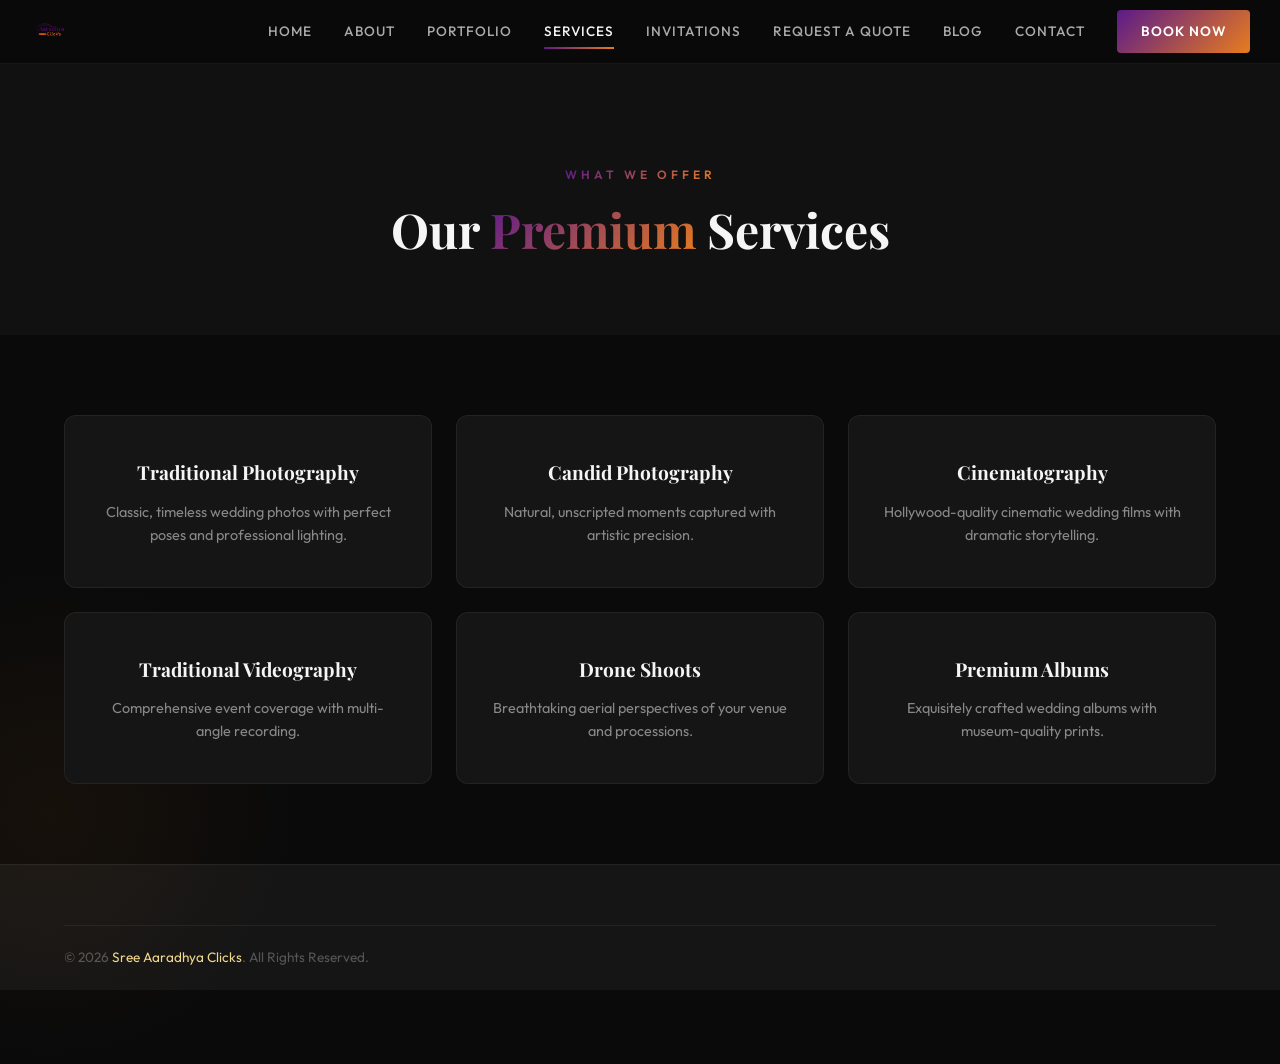
<file: services/index.html>
<!DOCTYPE html>
<html lang="en">
<head>
  <meta charset="UTF-8">
  <meta name="viewport" content="width=device-width, initial-scale=1.0">
  <title>Our Services | Sree Aaradhya Clicks</title>
  <link rel="stylesheet" href="../styles.css">
  <link rel="stylesheet" href="https://cdnjs.cloudflare.com/ajax/libs/font-awesome/6.5.1/css/all.min.css">
</head>
<body>
  <nav class="navbar scrolled">
    <div class="nav-container">
      <a href="../index.html" class="nav-logo"><img src="../assets/logo.png" alt="Sree Aaradhya Clicks Logo"></a>
      <div class="nav-links">
        <a href="../index.html">Home</a>
        <a href="../about/index.html">About</a>
        <a href="../portfolio/index.html">Portfolio</a>
        <a href="index.html" class="active">Services</a>
        <a href="../invitations/index.html">Invitations</a>
        <a href="../request-a-quote/index.html">Request a Quote</a>
        <a href="../blog/index.html">Blog</a>
        <a href="../contact/index.html">Contact</a>
        <a href="../request-a-quote/index.html" class="nav-cta">Book Now</a>
      </div>
    </div>
  </nav>

  <header class="section-hero" style="padding: 160px 0 60px; background: var(--black-light); text-align: center;">
    <div class="container">
      <span class="section-eyebrow">What We Offer</span>
      <h1 class="section-title">Our <span class="gradient-text">Premium</span> Services</h1>
    </div>
  </header>

  <section class="services" style="padding: 80px 0;">
    <div class="container">
      <div class="services-grid">
        <div class="service-card"><h3>Traditional Photography</h3><p>Classic, timeless wedding photos with perfect poses and professional lighting.</p></div>
        <div class="service-card" onclick="window.location.href='candid-photo/index.html'" style="cursor: pointer;"><h3>Candid Photography</h3><p>Natural, unscripted moments captured with artistic precision.</p></div>
        <div class="service-card" onclick="window.location.href='cinematography/index.html'" style="cursor: pointer;"><h3>Cinematography</h3><p>Hollywood-quality cinematic wedding films with dramatic storytelling.</p></div>
        <div class="service-card"><h3>Traditional Videography</h3><p>Comprehensive event coverage with multi-angle recording.</p></div>
        <div class="service-card"><h3>Drone Shoots</h3><p>Breathtaking aerial perspectives of your venue and processions.</p></div>
        <div class="service-card"><h3>Premium Albums</h3><p>Exquisitely crafted wedding albums with museum-quality prints.</p></div>
      </div>
    </div>
  </section>

  <footer class="footer">
    <div class="container">
      <div class="footer-bottom">
        <p>&copy; 2026 <a href="../index.html">Sree Aaradhya Clicks</a>. All Rights Reserved.</p>
      </div>
    </div>
  </footer>
</body>
</html>
</file>
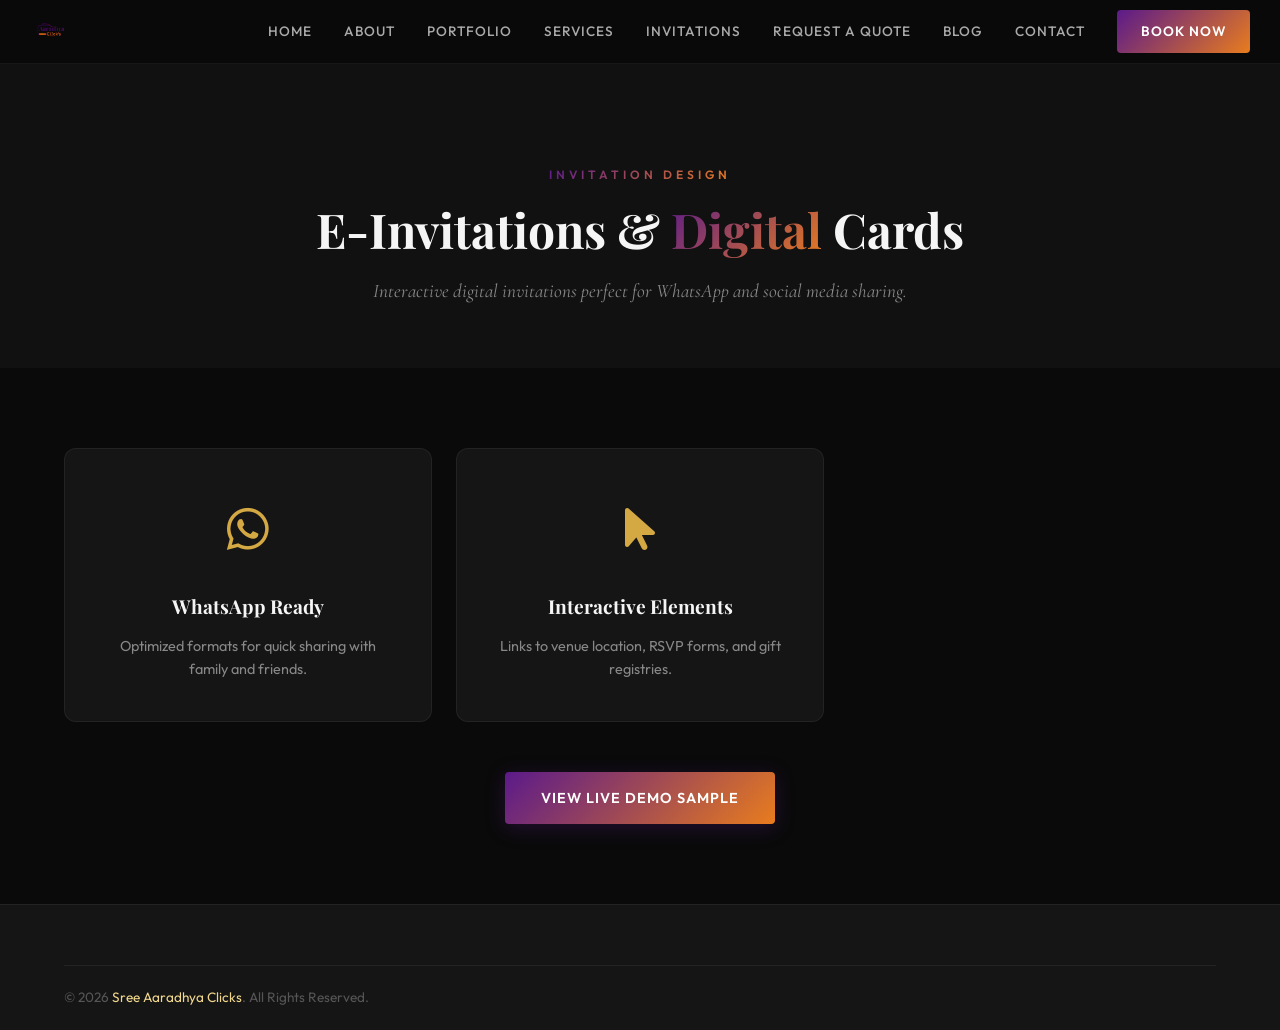
<file: invitations/e-invites/index.html>
<!DOCTYPE html>
<html lang="en">
<head>
  <meta charset="UTF-8">
  <meta name="viewport" content="width=device-width, initial-scale=1.0">
  <title>E-Invitations | Sree Aaradhya Clicks</title>
  <link rel="stylesheet" href="../../styles.css">
  <link rel="stylesheet" href="https://cdnjs.cloudflare.com/ajax/libs/font-awesome/6.5.1/css/all.min.css">
</head>
<body>
  <nav class="navbar scrolled">
    <div class="nav-container">
      <a href="/index.html" class="nav-logo"><img src="/assets/logo.png" alt="Sree Aaradhya Clicks Logo"></a>
      <div class="nav-links">
        <a href="/index.html">Home</a>
        <a href="/about/index.html">About</a>
        <a href="/portfolio/index.html">Portfolio</a>
        <a href="/services/index.html">Services</a>
        <a href="/invitations/index.html">Invitations</a>
        <a href="/request-a-quote/index.html">Request a Quote</a>
        <a href="/blog/index.html">Blog</a>
        <a href="/contact/index.html">Contact</a>
        <a href="/request-a-quote/index.html" class="nav-cta">Book Now</a>
      </div>
    </div>
  </nav>

  <header class="section-hero" style="padding: 160px 0 60px; background: var(--black-light); text-align: center;">
    <div class="container">
      <span class="section-eyebrow">Invitation Design</span>
      <h1 class="section-title">E-Invitations & <span class="gradient-text">Digital</span> Cards</h1>
      <p class="section-subtitle">Interactive digital invitations perfect for WhatsApp and social media sharing.</p>
    </div>
  </header>

  <section style="padding: 80px 0;">
    <div class="container">
      <div class="services-grid">
        <div class="service-card" style="text-align: center; padding: 40px;">
          <div style="font-size: 3rem; margin-bottom: 20px; color: var(--gold);"><i class="fab fa-whatsapp"></i></div>
          <h3>WhatsApp Ready</h3>
          <p>Optimized formats for quick sharing with family and friends.</p>
        </div>
        <div class="service-card" style="text-align: center; padding: 40px;">
          <div style="font-size: 3rem; margin-bottom: 20px; color: var(--gold);"><i class="fas fa-mouse-pointer"></i></div>
          <h3>Interactive Elements</h3>
          <p>Links to venue location, RSVP forms, and gift registries.</p>
        </div>
      </div>
      <div style="text-align: center; margin-top: 50px;">
        <a href="/invitations/e-invites/demo-meenaya/index.html" class="btn btn-primary">View Live Demo Sample</a>
      </div>
    </div>
  </section>

  <footer class="footer">
    <div class="container">
      <div class="footer-bottom">
        <p>&copy; 2026 <a href="../../index.html">Sree Aaradhya Clicks</a>. All Rights Reserved.</p>
      </div>
    </div>
  </footer>
</body>
</html>
</file>
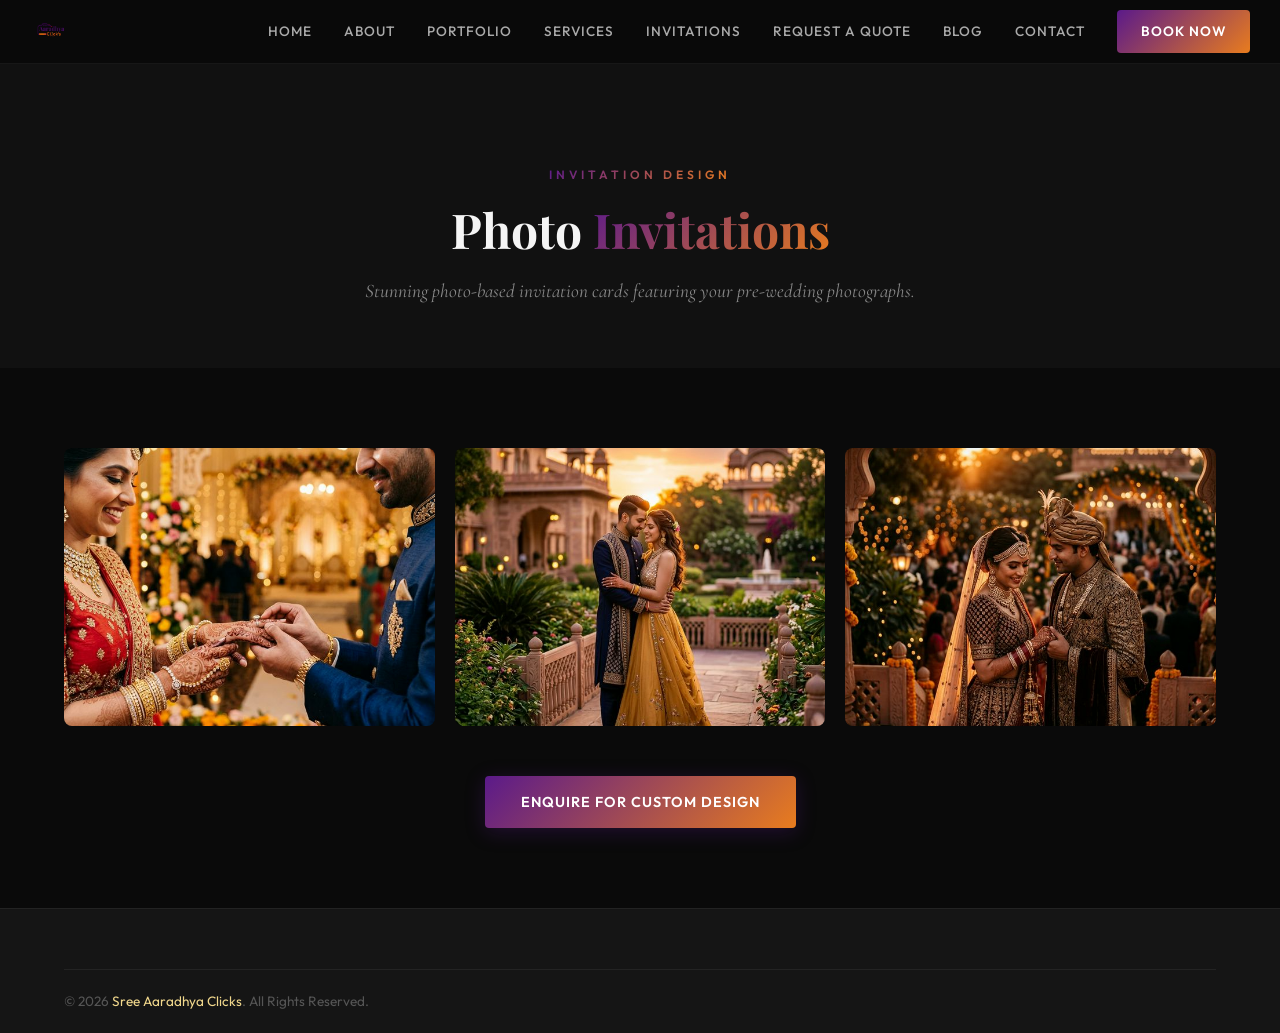
<file: invitations/photo/index.html>
<!DOCTYPE html>
<html lang="en">
<head>
  <meta charset="UTF-8">
  <meta name="viewport" content="width=device-width, initial-scale=1.0">
  <title>Photo Invitations | Sree Aaradhya Clicks</title>
  <link rel="stylesheet" href="../../styles.css">
  <link rel="stylesheet" href="https://cdnjs.cloudflare.com/ajax/libs/font-awesome/6.5.1/css/all.min.css">
</head>
<body>
  <nav class="navbar scrolled">
    <div class="nav-container">
      <a href="/index.html" class="nav-logo"><img src="/assets/logo.png" alt="Sree Aaradhya Clicks Logo"></a>
      <div class="nav-links">
        <a href="/index.html">Home</a>
        <a href="/about/index.html">About</a>
        <a href="/portfolio/index.html">Portfolio</a>
        <a href="/services/index.html">Services</a>
        <a href="/invitations/index.html">Invitations</a>
        <a href="/request-a-quote/index.html">Request a Quote</a>
        <a href="/blog/index.html">Blog</a>
        <a href="/contact/index.html">Contact</a>
        <a href="/request-a-quote/index.html" class="nav-cta">Book Now</a>
      </div>
    </div>
  </nav>

  <header class="section-hero" style="padding: 160px 0 60px; background: var(--black-light); text-align: center;">
    <div class="container">
      <span class="section-eyebrow">Invitation Design</span>
      <h1 class="section-title">Photo <span class="gradient-text">Invitations</span></h1>
      <p class="section-subtitle">Stunning photo-based invitation cards featuring your pre-wedding photographs.</p>
    </div>
  </header>

  <section style="padding: 80px 0;">
    <div class="container">
      <div class="portfolio-grid">
        <div class="portfolio-item"><img src="../../assets/engagement.png" alt="Photo Invitation Sample 1"></div>
        <div class="portfolio-item"><img src="../../assets/prewedding.png" alt="Photo Invitation Sample 2"></div>
        <div class="portfolio-item"><img src="../../assets/hero-wedding.png" alt="Photo Invitation Sample 3"></div>
      </div>
      <div style="text-align: center; margin-top: 50px;">
        <a href="../../quotation/index.html" class="btn btn-primary">Enquire for Custom Design</a>
      </div>
    </div>
  </section>

  <footer class="footer">
    <div class="container">
      <div class="footer-bottom">
        <p>&copy; 2026 <a href="../../index.html">Sree Aaradhya Clicks</a>. All Rights Reserved.</p>
      </div>
    </div>
  </footer>
</body>
</html>
</file>
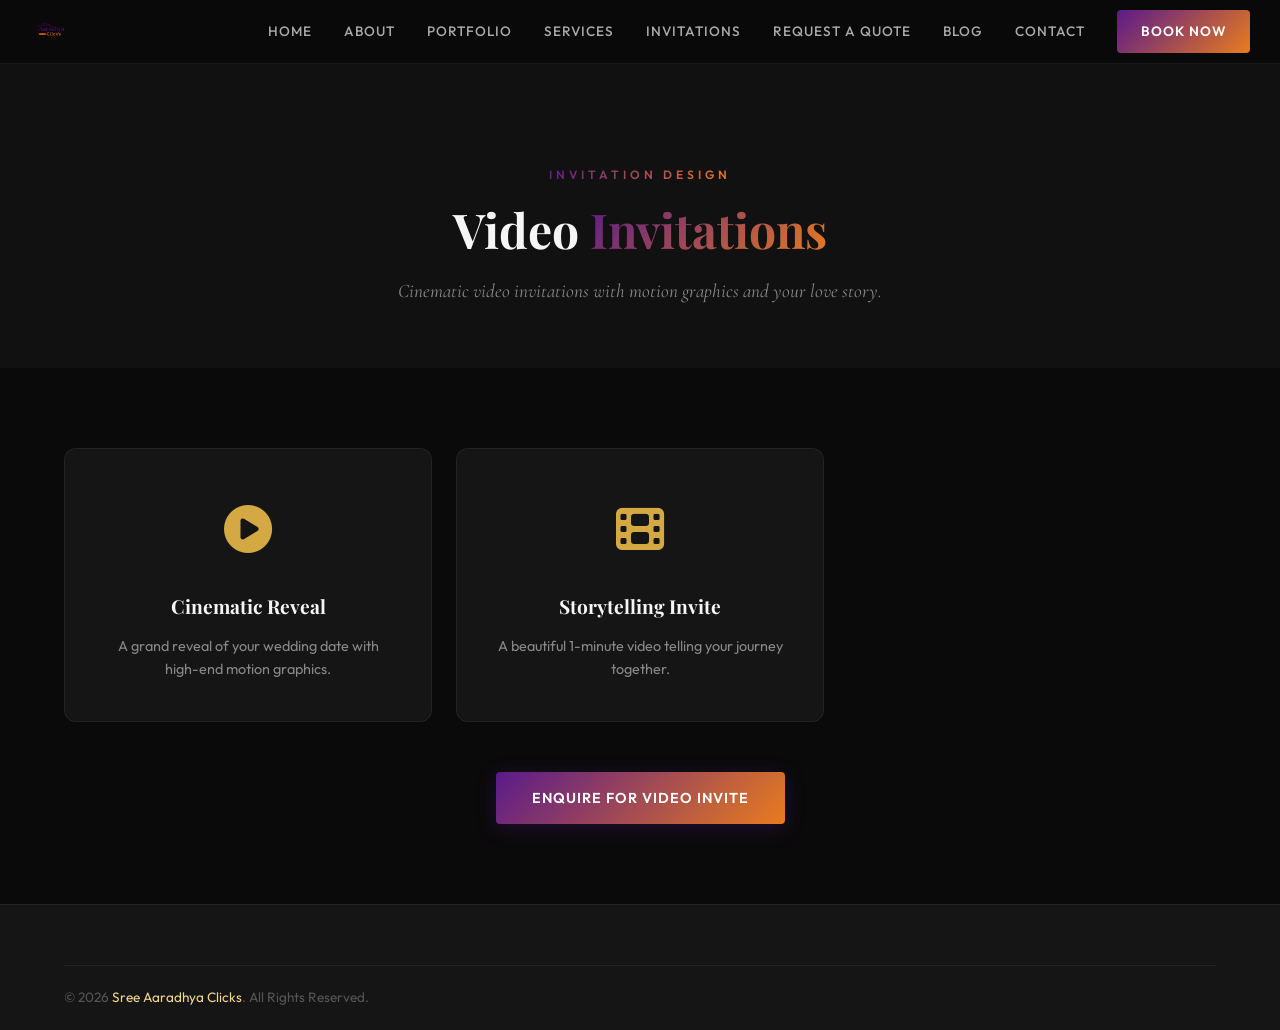
<file: invitations/video/index.html>
<!DOCTYPE html>
<html lang="en">
<head>
  <meta charset="UTF-8">
  <meta name="viewport" content="width=device-width, initial-scale=1.0">
  <title>Video Invitations | Sree Aaradhya Clicks</title>
  <link rel="stylesheet" href="../../styles.css">
  <link rel="stylesheet" href="https://cdnjs.cloudflare.com/ajax/libs/font-awesome/6.5.1/css/all.min.css">
</head>
<body>
  <nav class="navbar scrolled">
    <div class="nav-container">
      <a href="/index.html" class="nav-logo"><img src="/assets/logo.png" alt="Sree Aaradhya Clicks Logo"></a>
      <div class="nav-links">
        <a href="/index.html">Home</a>
        <a href="/about/index.html">About</a>
        <a href="/portfolio/index.html">Portfolio</a>
        <a href="/services/index.html">Services</a>
        <a href="/invitations/index.html">Invitations</a>
        <a href="/request-a-quote/index.html">Request a Quote</a>
        <a href="/blog/index.html">Blog</a>
        <a href="/contact/index.html">Contact</a>
        <a href="/request-a-quote/index.html" class="nav-cta">Book Now</a>
      </div>
    </div>
  </nav>

  <header class="section-hero" style="padding: 160px 0 60px; background: var(--black-light); text-align: center;">
    <div class="container">
      <span class="section-eyebrow">Invitation Design</span>
      <h1 class="section-title">Video <span class="gradient-text">Invitations</span></h1>
      <p class="section-subtitle">Cinematic video invitations with motion graphics and your love story.</p>
    </div>
  </header>

  <section style="padding: 80px 0;">
    <div class="container">
      <div class="services-grid">
        <div class="service-card" style="text-align: center; padding: 40px;">
          <div style="font-size: 3rem; margin-bottom: 20px; color: var(--gold);"><i class="fas fa-play-circle"></i></div>
          <h3>Cinematic Reveal</h3>
          <p>A grand reveal of your wedding date with high-end motion graphics.</p>
        </div>
        <div class="service-card" style="text-align: center; padding: 40px;">
          <div style="font-size: 3rem; margin-bottom: 20px; color: var(--gold);"><i class="fas fa-film"></i></div>
          <h3>Storytelling Invite</h3>
          <p>A beautiful 1-minute video telling your journey together.</p>
        </div>
      </div>
      <div style="text-align: center; margin-top: 50px;">
        <a href="../../quotation/index.html" class="btn btn-primary">Enquire for Video Invite</a>
      </div>
    </div>
  </section>

  <footer class="footer">
    <div class="container">
      <div class="footer-bottom">
        <p>&copy; 2026 <a href="../../index.html">Sree Aaradhya Clicks</a>. All Rights Reserved.</p>
      </div>
    </div>
  </footer>
</body>
</html>
</file>
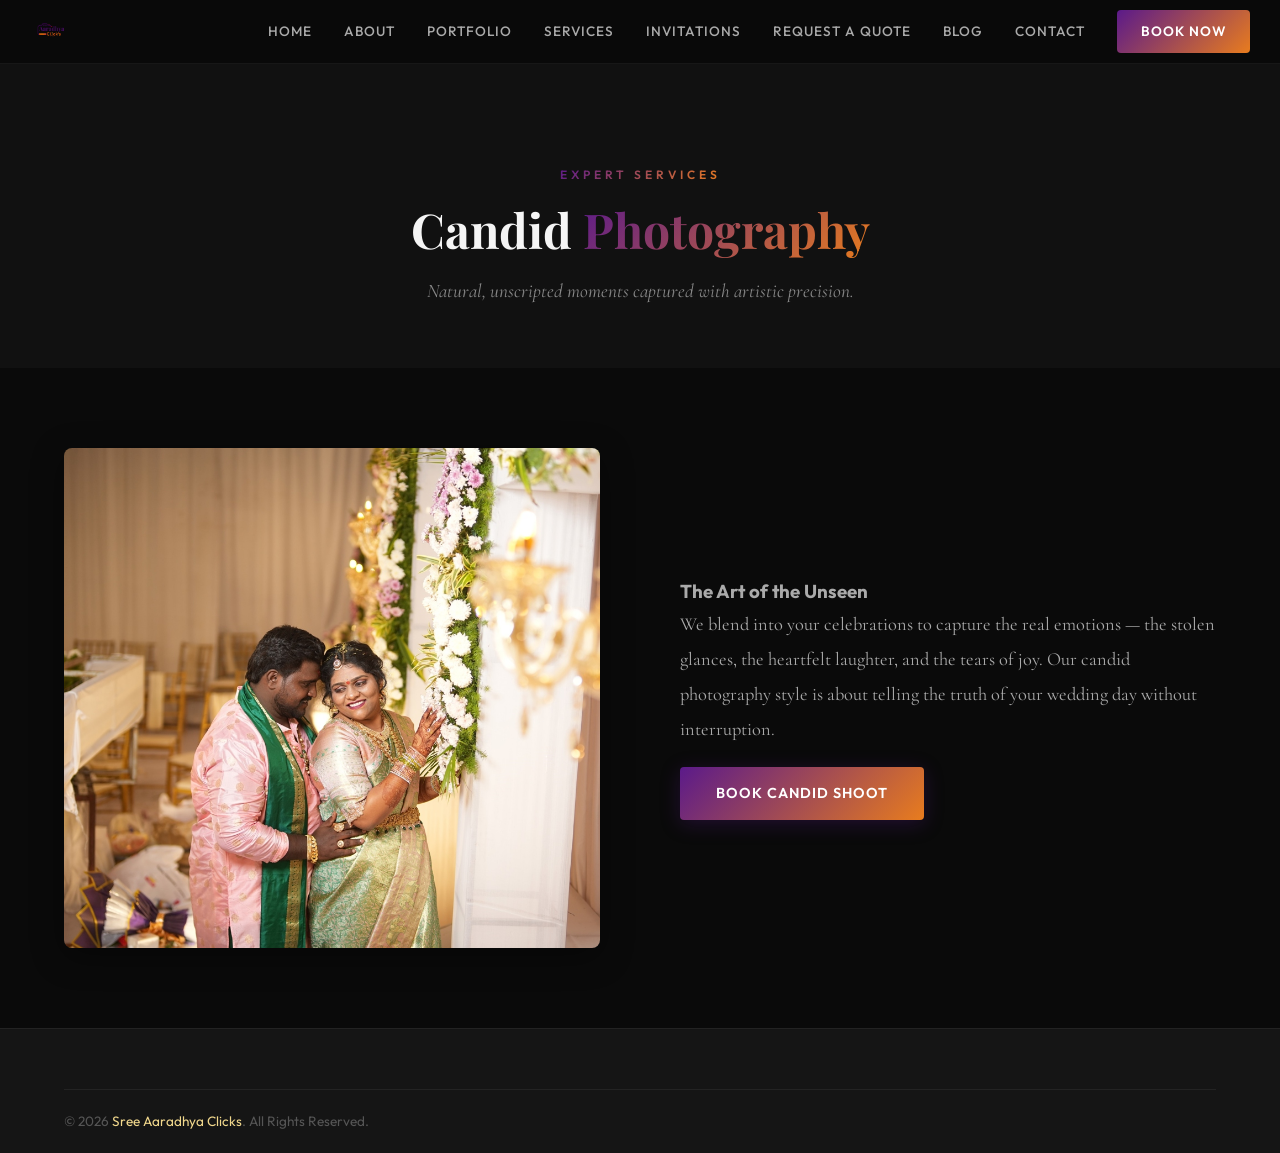
<file: services/candid-photo/index.html>
<!DOCTYPE html>
<html lang="en">
<head>
  <meta charset="UTF-8">
  <meta name="viewport" content="width=device-width, initial-scale=1.0">
  <title>Candid Photography | Sree Aaradhya Clicks</title>
  <link rel="stylesheet" href="../../styles.css">
  <link rel="stylesheet" href="https://cdnjs.cloudflare.com/ajax/libs/font-awesome/6.5.1/css/all.min.css">
</head>
<body>
  <nav class="navbar scrolled">
    <div class="nav-container">
      <a href="../../index.html" class="nav-logo"><img src="../../assets/logo.png" alt="Sree Aaradhya Clicks Logo"></a>
      <div class="nav-links">
        <a href="../../index.html">Home</a>
        <a href="../../about/index.html">About</a>
        <a href="../../portfolio/index.html">Portfolio</a>
        <a href="../index.html">Services</a>
        <a href="../../invitations/index.html">Invitations</a>
        <a href="../../quotation/index.html">Request a Quote</a>
        <a href="../../blog/index.html">Blog</a>
        <a href="../../contact/index.html">Contact</a>
        <a href="../../quotation/index.html" class="nav-cta">Book Now</a>
      </div>
    </div>
  </nav>

  <header class="section-hero" style="padding: 160px 0 60px; background: var(--black-light); text-align: center;">
    <div class="container">
      <span class="section-eyebrow">Expert Services</span>
      <h1 class="section-title">Candid <span class="gradient-text">Photography</span></h1>
      <p class="section-subtitle">Natural, unscripted moments captured with artistic precision.</p>
    </div>
  </header>

  <section style="padding: 80px 0;">
    <div class="container">
      <div class="about-grid">
        <div class="about-image-wrapper">
          <div class="about-image"><img src="../../assets/candid-moment.jpg" alt="Candid Photography Example"></div>
        </div>
        <div class="about-content">
          <h3>The Art of the Unseen</h3>
          <p class="about-text">We blend into your celebrations to capture the real emotions — the stolen glances, the heartfelt laughter, and the tears of joy. Our candid photography style is about telling the truth of your wedding day without interruption.</p>
          <a href="../../quotation/index.html" class="btn btn-primary">Book Candid Shoot</a>
        </div>
      </div>
    </div>
  </section>

  <footer class="footer">
    <div class="container">
      <div class="footer-bottom">
        <p>&copy; 2026 <a href="../../index.html">Sree Aaradhya Clicks</a>. All Rights Reserved.</p>
      </div>
    </div>
  </footer>
</body>
</html>
</file>
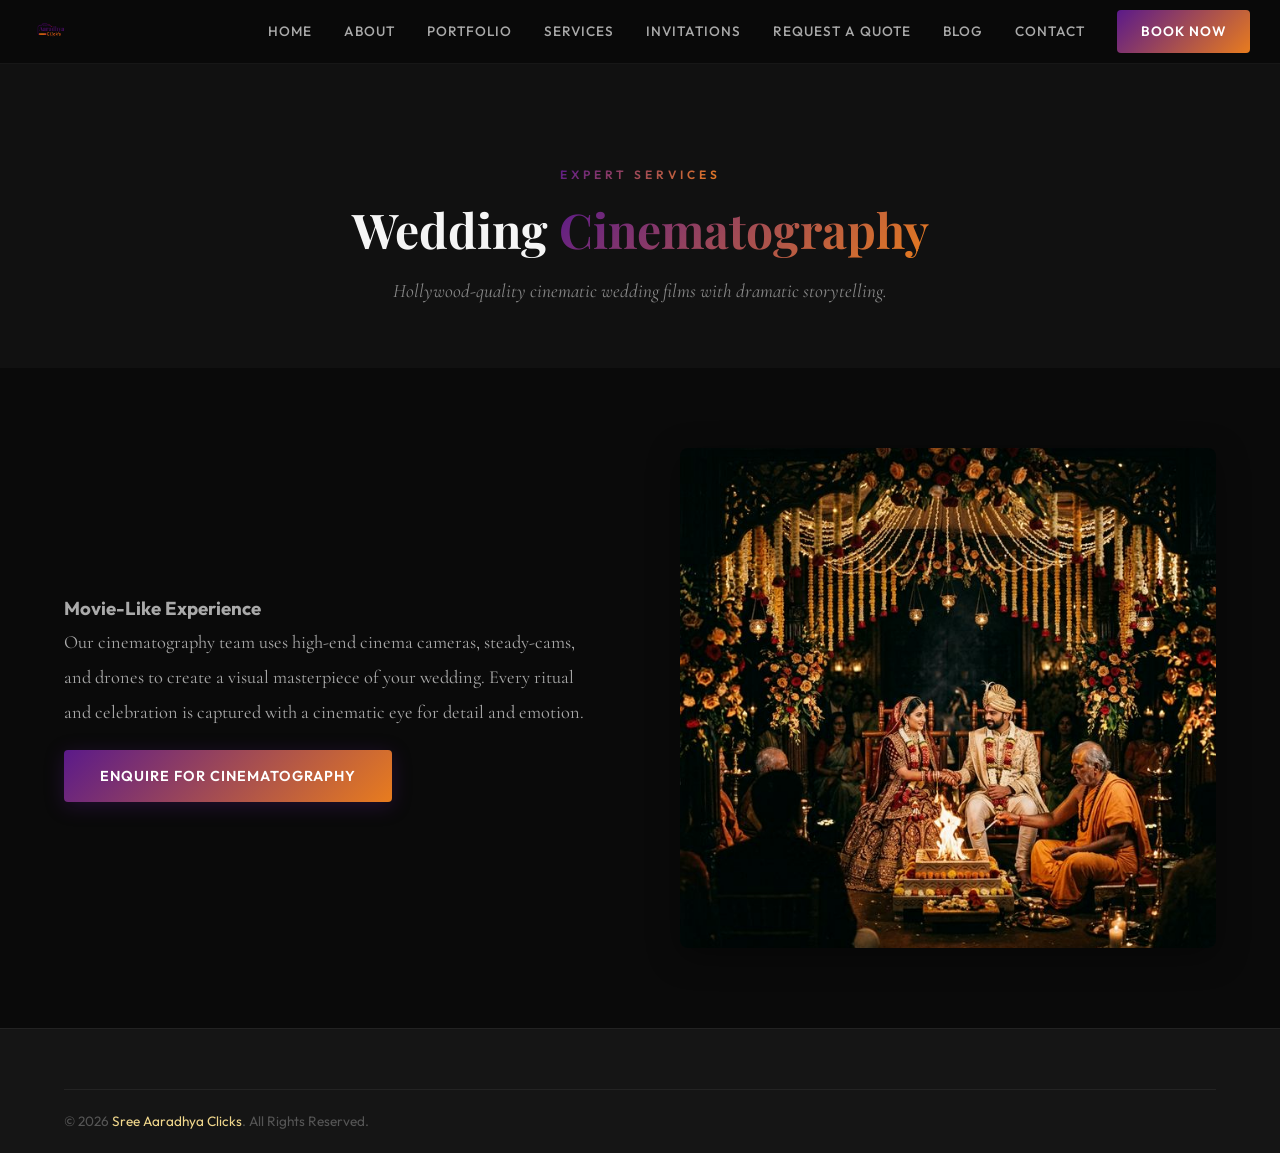
<file: services/cinematography/index.html>
<!DOCTYPE html>
<html lang="en">
<head>
  <meta charset="UTF-8">
  <meta name="viewport" content="width=device-width, initial-scale=1.0">
  <title>Cinematography | Sree Aaradhya Clicks</title>
  <link rel="stylesheet" href="../../styles.css">
  <link rel="stylesheet" href="https://cdnjs.cloudflare.com/ajax/libs/font-awesome/6.5.1/css/all.min.css">
</head>
<body>
  <nav class="navbar scrolled">
    <div class="nav-container">
      <a href="../../index.html" class="nav-logo"><img src="../../assets/logo.png" alt="Sree Aaradhya Clicks Logo"></a>
      <div class="nav-links">
        <a href="../../index.html">Home</a>
        <a href="../../about/index.html">About</a>
        <a href="../../portfolio/index.html">Portfolio</a>
        <a href="../index.html">Services</a>
        <a href="../../invitations/index.html">Invitations</a>
        <a href="../../quotation/index.html">Request a Quote</a>
        <a href="../../blog/index.html">Blog</a>
        <a href="../../contact/index.html">Contact</a>
        <a href="../../quotation/index.html" class="nav-cta">Book Now</a>
      </div>
    </div>
  </nav>

  <header class="section-hero" style="padding: 160px 0 60px; background: var(--black-light); text-align: center;">
    <div class="container">
      <span class="section-eyebrow">Expert Services</span>
      <h1 class="section-title">Wedding <span class="gradient-text">Cinematography</span></h1>
      <p class="section-subtitle">Hollywood-quality cinematic wedding films with dramatic storytelling.</p>
    </div>
  </header>

  <section style="padding: 80px 0;">
    <div class="container">
      <div class="about-grid">
        <div class="about-content">
          <h3>Movie-Like Experience</h3>
          <p class="about-text">Our cinematography team uses high-end cinema cameras, steady-cams, and drones to create a visual masterpiece of your wedding. Every ritual and celebration is captured with a cinematic eye for detail and emotion.</p>
          <a href="../../quotation/index.html" class="btn btn-primary">Enquire for Cinematography</a>
        </div>
        <div class="about-image-wrapper">
          <div class="about-image"><img src="../../assets/wedding-ceremony.png" alt="Cinematography Example"></div>
        </div>
      </div>
    </div>
  </section>

  <footer class="footer">
    <div class="container">
      <div class="footer-bottom">
        <p>&copy; 2026 <a href="../../index.html">Sree Aaradhya Clicks</a>. All Rights Reserved.</p>
      </div>
    </div>
  </footer>
</body>
</html>
</file>
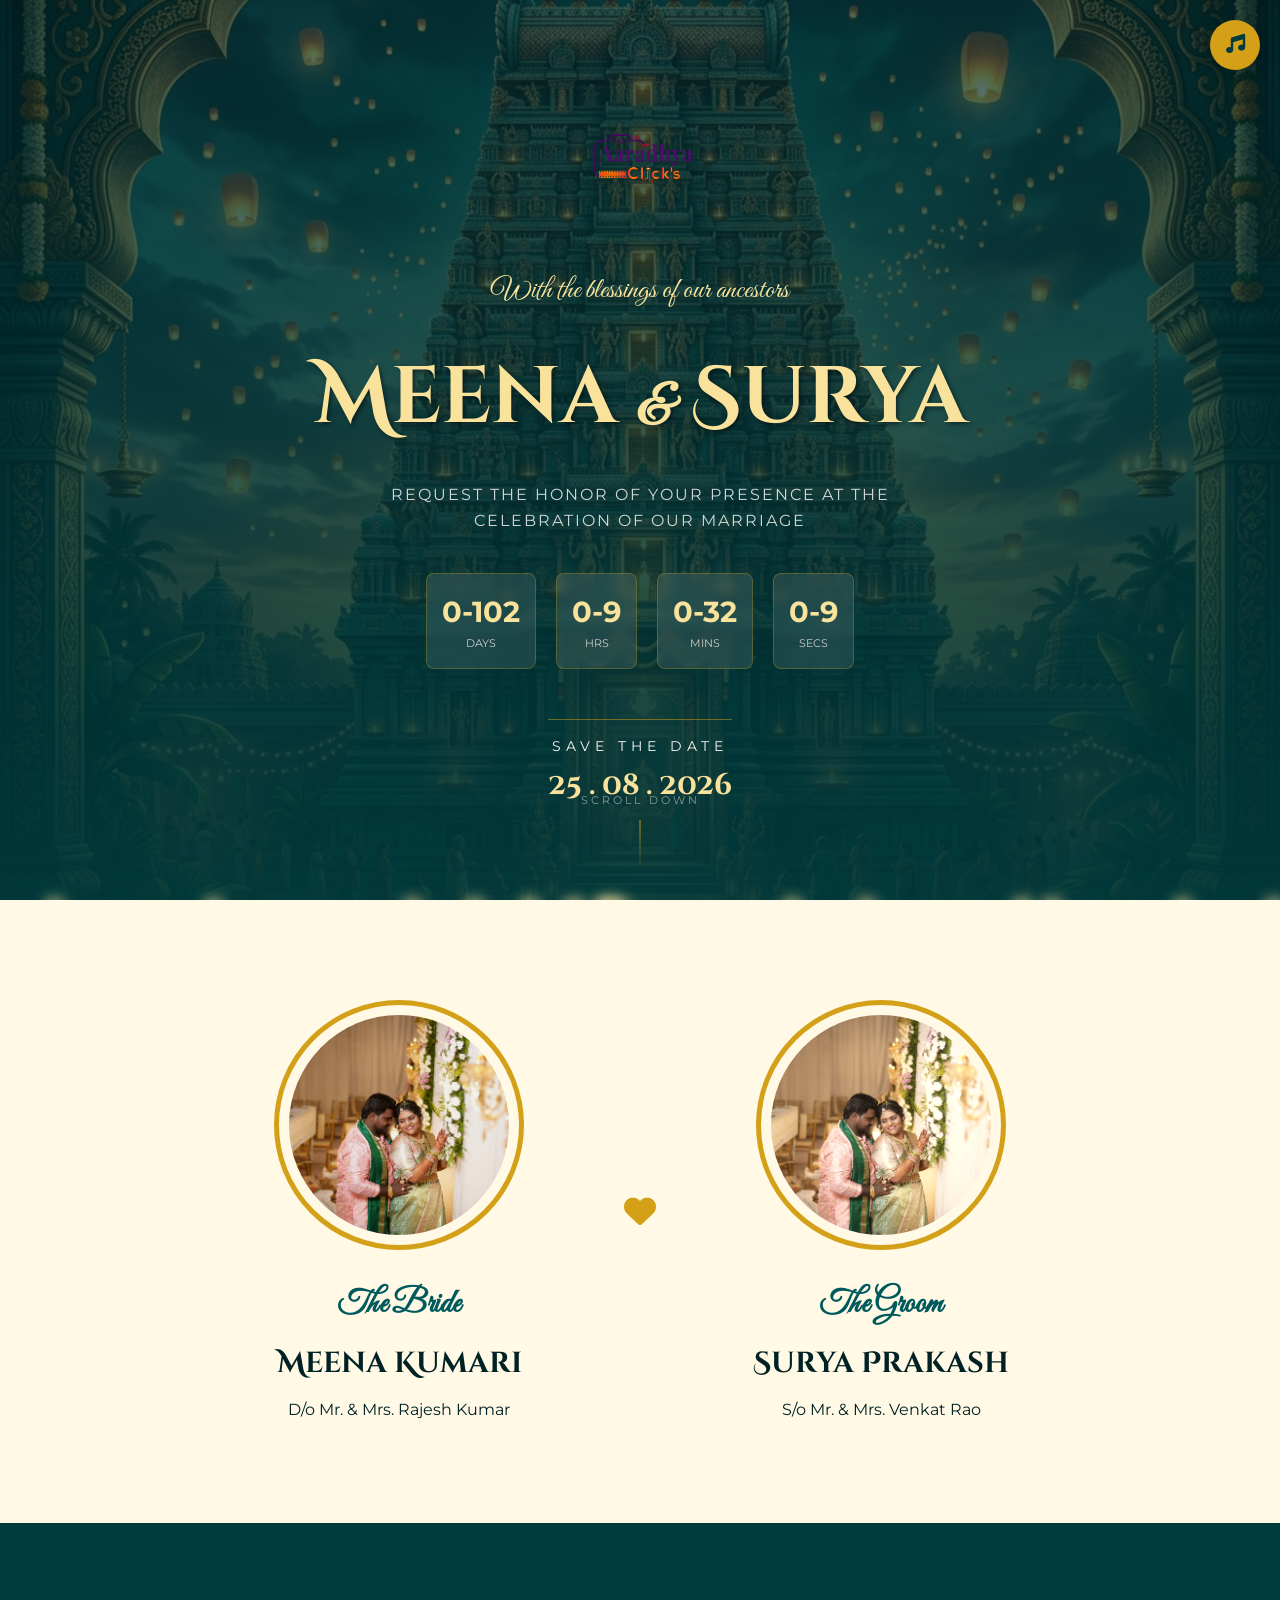
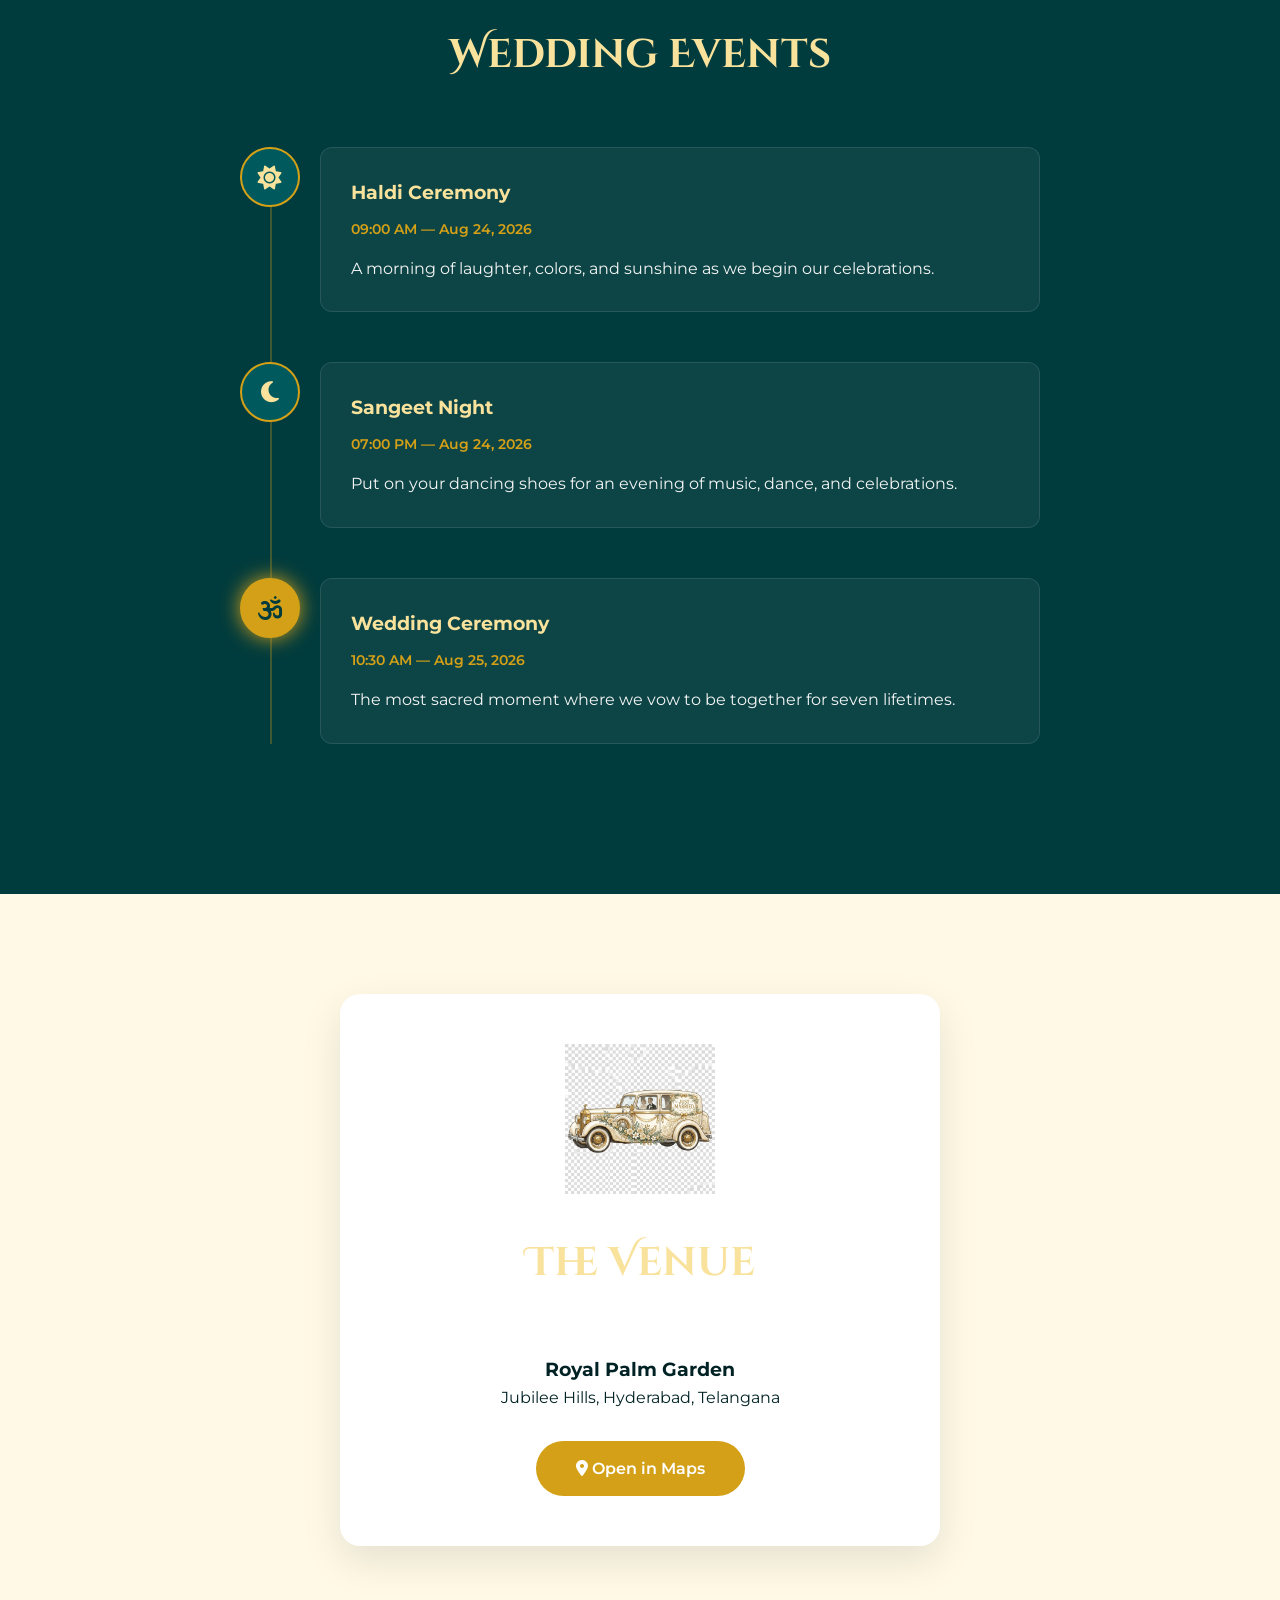
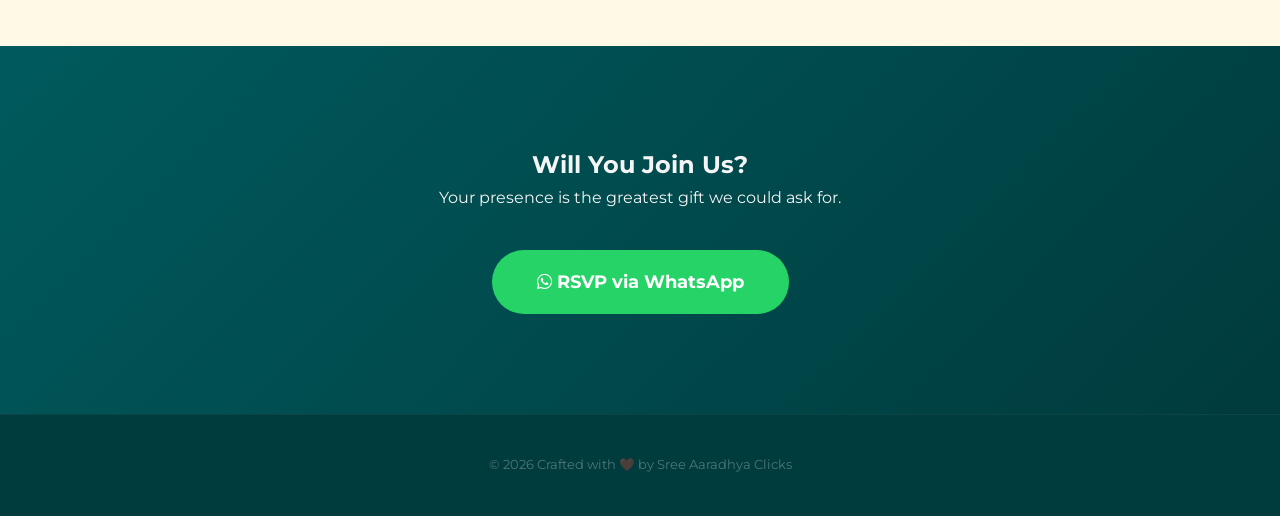
<file: invitations/e-invites/demo-meenaya/index.html>
<!DOCTYPE html>
<html lang="en">
<head>
  <meta charset="UTF-8">
  <meta name="viewport" content="width=device-width, initial-scale=1.0">
  <title>Wedding Invitation | Meena & Surya</title>
  <link rel="shortcut icon" href="/assets/logo.png" type="image/png">
  <link rel="stylesheet" href="/invitations/e-invites/demo-meenaya/style.css">
  <link rel="stylesheet" href="https://cdnjs.cloudflare.com/ajax/libs/font-awesome/6.5.1/css/all.min.css">
  <link href="https://fonts.googleapis.com/css2?family=Cinzel+Decorative:wght@400;700;900&family=Great+Vibes&family=Montserrat:wght@200;300;400;500;600&display=swap" rel="stylesheet">
</head>
<body>

  <!-- Audio Toggle (UI only) -->
  <div class="audio-toggle" id="audioToggle">
    <i class="fas fa-music"></i>
    <div class="music-wave">
      <span></span><span></span><span></span><span></span>
    </div>
  </div>

  <!-- Hero Section -->
  <section class="hero">
    <div class="hero-bg" style="background-image: url('/invitations/e-invites/demo-meenaya/assets/hero-bg.png');"></div>
    <div class="hero-overlay"></div>
    
    <div class="lanterns" id="lanterns"></div>

    <div class="hero-content">
      <div class="ganesha-top">
        <img src="/assets/logo.png" alt="Sree Aaradhya Clicks" style="width: 150px; filter: none;">
      </div>
      <p class="invite-text">With the blessings of our ancestors</p>
      <h1 class="couple-names">Meena <span class="amp">&amp;</span> Surya</h1>
      <p class="invite-msg">Request the honor of your presence at the celebration of our marriage</p>
      
      <div class="countdown" id="countdown">
        <div class="time-block"><span id="days">00</span><p>Days</p></div>
        <div class="time-block"><span id="hours">00</span><p>Hrs</p></div>
        <div class="time-block"><span id="mins">00</span><p>Mins</p></div>
        <div class="time-block"><span id="secs">00</span><p>Secs</p></div>
      </div>

      <div class="save-the-date">
        <p>Save The Date</p>
        <h2>25 . 08 . 2026</h2>
      </div>
    </div>

    <div class="scroll-indicator">
      <p>Scroll Down</p>
      <div class="line"></div>
    </div>
  </section>

  <!-- Couple Section -->
  <section class="couple-section">
    <div class="container">
      <div class="couple-grid">
        <div class="couple-card bride">
          <div class="couple-img-wrapper">
             <img src="/invitations/e-invites/demo-meenaya/assets/couple.jpg" alt="The Bride" style="filter: brightness(0.9) contrast(1.1);">
          </div>
          <h3>The Bride</h3>
          <h2>Meena Kumari</h2>
          <p>D/o Mr. & Mrs. Rajesh Kumar</p>
        </div>
        <div class="heart-divider"><i class="fas fa-heart"></i></div>
        <div class="couple-card groom">
          <div class="couple-img-wrapper">
             <img src="/invitations/e-invites/demo-meenaya/assets/couple.jpg" alt="The Groom" style="filter: sepia(0.2);">
          </div>
          <h3>The Groom</h3>
          <h2>Surya Prakash</h2>
          <p>S/o Mr. & Mrs. Venkat Rao</p>
        </div>
      </div>
    </div>
  </section>

  <!-- Events Timeline -->
  <section class="timeline-section">
    <div class="container">
      <h2 class="section-title">Wedding Events</h2>
      <div class="timeline">
        
        <div class="timeline-item">
          <div class="timeline-icon"><i class="fas fa-sun"></i></div>
          <div class="timeline-content">
            <h3>Haldi Ceremony</h3>
            <p class="time">09:00 AM — Aug 24, 2026</p>
            <p class="desc">A morning of laughter, colors, and sunshine as we begin our celebrations.</p>
          </div>
        </div>

        <div class="timeline-item">
          <div class="timeline-icon"><i class="fas fa-moon"></i></div>
          <div class="timeline-content">
            <h3>Sangeet Night</h3>
            <p class="time">07:00 PM — Aug 24, 2026</p>
            <p class="desc">Put on your dancing shoes for an evening of music, dance, and celebrations.</p>
          </div>
        </div>

        <div class="timeline-item active">
          <div class="timeline-icon"><i class="fas fa-om"></i></div>
          <div class="timeline-content">
            <h3>Wedding Ceremony</h3>
            <p class="time">10:30 AM — Aug 25, 2026</p>
            <p class="desc">The most sacred moment where we vow to be together for seven lifetimes.</p>
          </div>
        </div>

      </div>
    </div>
  </section>

  <!-- Venue Section -->
  <section class="venue-section">
    <div class="container">
      <div class="venue-card">
        <img src="/invitations/e-invites/demo-meenaya/assets/vintage-car.png" alt="Venue" class="venue-car">
        <h2 class="section-title">The Venue</h2>
        <h3>Royal Palm Garden</h3>
        <p>Jubilee Hills, Hyderabad, Telangana</p>
        <a href="https://maps.google.com" target="_blank" class="btn-gold"><i class="fas fa-map-marker-alt"></i> Open in Maps</a>
      </div>
    </div>
  </section>

  <!-- RSVP Section -->
  <section class="rsvp-section">
    <div class="container">
      <div class="rsvp-content">
        <h2>Will You Join Us?</h2>
        <p>Your presence is the greatest gift we could ask for.</p>
        <a href="https://wa.me/919100689100" class="btn-whatsapp"><i class="fab fa-whatsapp"></i> RSVP via WhatsApp</a>
      </div>
    </div>
  </section>

  <footer class="invite-footer">
    <p>&copy; 2026 Crafted with ❤️ by Sree Aaradhya Clicks</p>
  </footer>

  <script>
    // Countdown Timer
    const weddingDate = new Date('August 25, 2026 10:30:00').getTime();
    
    setInterval(() => {
      const now = new Date().getTime();
      const diff = weddingDate - now;
      
      const d = Math.floor(diff / (1000 * 60 * 60 * 24));
      const h = Math.floor((diff % (1000 * 60 * 60 * 24)) / (1000 * 60 * 60));
      const m = Math.floor((diff % (1000 * 60 * 60)) / (1000 * 60));
      const s = Math.floor((diff % (1000 * 60)) / 1000);
      
      document.getElementById('days').innerText = d < 10 ? '0' + d : d;
      document.getElementById('hours').innerText = h < 10 ? '0' + h : h;
      document.getElementById('mins').innerText = m < 10 ? '0' + m : m;
      document.getElementById('secs').innerText = s < 10 ? '0' + s : s;
    }, 1000);

    // Create floating lanterns
    const lanternsContainer = document.getElementById('lanterns');
    for (let i = 0; i < 15; i++) {
      const lantern = document.createElement('div');
      lantern.classList.add('lantern');
      lantern.style.left = Math.random() * 100 + '%';
      lantern.style.animationDelay = Math.random() * 15 + 's';
      lantern.style.animationDuration = (15 + Math.random() * 15) + 's';
      lanternsContainer.appendChild(lantern);
    }
  </script>
</body>
</html>
</file>
<file: styles.css>
/* ========================================
   SREE AARADHYA CLICKS - Premium Wedding Photography
   Design System & Styles
   ======================================== */

/* Google Fonts */
@import url('https://fonts.googleapis.com/css2?family=Playfair+Display:ital,wght@0,400;0,500;0,600;0,700;0,800;1,400;1,500;1,600&family=Cormorant+Garamond:ital,wght@0,300;0,400;0,500;0,600;0,700;1,300;1,400&family=Outfit:wght@100;200;300;400;500;600;700;800&display=swap');

/* ---- CSS Custom Properties ---- */
:root {
  /* Brand Colors - Purple + Orange Gradient */
  --purple-deep: #3a0e56;
  --purple-brand: #5b1a8a;
  --purple-light: #7b3aaf;
  --purple-glow: #9b59c5;
  --orange-brand: #e87c1e;
  --orange-light: #f5a623;
  --orange-glow: #ffbf47;
  --gold: #d4a843;
  --gold-light: #f0d78c;
  
  /* Neutral Palette */
  --black: #0a0a0a;
  --black-light: #111111;
  --dark-bg: #0d0d0d;
  --dark-card: #151515;
  --dark-card-hover: #1c1c1c;
  --dark-surface: #1a1a1a;
  --gray-900: #1f1f1f;
  --gray-800: #2a2a2a;
  --gray-700: #3a3a3a;
  --gray-600: #555555;
  --gray-400: #888888;
  --gray-300: #aaaaaa;
  --gray-200: #cccccc;
  --white: #f5f5f5;
  --white-pure: #ffffff;
  
  /* Gradients */
  --gradient-brand: linear-gradient(135deg, var(--purple-brand) 0%, var(--orange-brand) 100%);
  --gradient-brand-hover: linear-gradient(135deg, var(--purple-light) 0%, var(--orange-light) 100%);
  --gradient-gold: linear-gradient(135deg, var(--gold) 0%, var(--orange-light) 100%);
  --gradient-dark: linear-gradient(180deg, rgba(10,10,10,0) 0%, rgba(10,10,10,0.95) 100%);
  --gradient-overlay: linear-gradient(180deg, rgba(10,10,10,0.3) 0%, rgba(10,10,10,0.85) 100%);
  
  /* Typography */
  --font-display: 'Playfair Display', Georgia, serif;
  --font-elegant: 'Cormorant Garamond', Georgia, serif;
  --font-body: 'Outfit', 'Segoe UI', sans-serif;
  
  /* Spacing */
  --section-padding: 100px 0;
  --container-width: 1200px;
  --container-padding: 0 24px;
  
  /* Borders & Shadows */
  --border-subtle: 1px solid rgba(255,255,255,0.06);
  --border-gold: 1px solid rgba(212,168,67,0.3);
  --shadow-card: 0 8px 32px rgba(0,0,0,0.4);
  --shadow-glow-purple: 0 0 40px rgba(91,26,138,0.3);
  --shadow-glow-orange: 0 0 40px rgba(232,124,30,0.2);
  
  /* Transitions */
  --transition-fast: 0.2s cubic-bezier(0.4, 0, 0.2, 1);
  --transition-smooth: 0.4s cubic-bezier(0.4, 0, 0.2, 1);
  --transition-slow: 0.6s cubic-bezier(0.4, 0, 0.2, 1);
}

/* ---- Reset & Base ---- */
*, *::before, *::after {
  margin: 0;
  padding: 0;
  box-sizing: border-box;
}

html {
  scroll-behavior: smooth;
  scroll-padding-top: 80px;
  font-size: 16px;
}

body {
  font-family: var(--font-body);
  background-color: var(--black);
  color: var(--gray-300);
  line-height: 1.7;
  overflow-x: hidden;
  -webkit-font-smoothing: antialiased;
  -moz-osx-font-smoothing: grayscale;
}

img {
  max-width: 100%;
  height: auto;
  display: block;
}

a {
  text-decoration: none;
  color: inherit;
  transition: color var(--transition-fast);
}

ul, ol {
  list-style: none;
}

button {
  border: none;
  cursor: pointer;
  font-family: inherit;
  background: none;
}

/* ---- Utility Classes ---- */
.container {
  max-width: var(--container-width);
  margin: 0 auto;
  padding: var(--container-padding);
}

.section-header {
  text-align: center;
  margin-bottom: 60px;
}

.section-eyebrow {
  font-family: var(--font-body);
  font-size: 0.75rem;
  font-weight: 600;
  letter-spacing: 4px;
  text-transform: uppercase;
  background: var(--gradient-brand);
  -webkit-background-clip: text;
  -webkit-text-fill-color: transparent;
  background-clip: text;
  margin-bottom: 16px;
  display: inline-block;
}

.section-title {
  font-family: var(--font-display);
  font-size: clamp(2rem, 4vw, 3rem);
  font-weight: 700;
  color: var(--white);
  line-height: 1.2;
  margin-bottom: 16px;
}

.section-subtitle {
  font-family: var(--font-elegant);
  font-size: 1.2rem;
  color: var(--gray-400);
  max-width: 600px;
  margin: 0 auto;
  font-style: italic;
}

.gradient-text {
  background: var(--gradient-brand);
  -webkit-background-clip: text;
  -webkit-text-fill-color: transparent;
  background-clip: text;
}

/* ---- Buttons ---- */
.btn {
  display: inline-flex;
  align-items: center;
  gap: 8px;
  padding: 14px 36px;
  font-family: var(--font-body);
  font-size: 0.9rem;
  font-weight: 600;
  letter-spacing: 1px;
  text-transform: uppercase;
  border-radius: 4px;
  transition: all var(--transition-smooth);
  position: relative;
  overflow: hidden;
}

.btn::before {
  content: '';
  position: absolute;
  top: 0;
  left: -100%;
  width: 100%;
  height: 100%;
  background: linear-gradient(90deg, transparent, rgba(255,255,255,0.15), transparent);
  transition: left 0.5s ease;
}

.btn:hover::before {
  left: 100%;
}

.btn-primary {
  background: var(--gradient-brand);
  color: var(--white-pure);
  box-shadow: 0 4px 20px rgba(91,26,138,0.3);
}

.btn-primary:hover {
  background: var(--gradient-brand-hover);
  box-shadow: 0 6px 30px rgba(91,26,138,0.5);
  transform: translateY(-2px);
}

.btn-outline {
  border: 1px solid rgba(212,168,67,0.5);
  color: var(--gold-light);
  background: transparent;
}

.btn-outline:hover {
  border-color: var(--gold);
  background: rgba(212,168,67,0.1);
  transform: translateY(-2px);
}

.btn-gold {
  background: var(--gradient-gold);
  color: var(--black);
  font-weight: 700;
}

.btn-gold:hover {
  box-shadow: 0 6px 30px rgba(212,168,67,0.4);
  transform: translateY(-2px);
}

/* ---- Preloader ---- */
.preloader {
  position: fixed;
  top: 0;
  left: 0;
  width: 100%;
  height: 100%;
  background: var(--black);
  display: flex;
  flex-direction: column;
  align-items: center;
  justify-content: center;
  z-index: 10000;
  transition: opacity 0.6s ease, visibility 0.6s ease;
}

.preloader.hidden {
  opacity: 0;
  visibility: hidden;
}

.preloader-logo {
  width: 120px;
  height: auto;
  margin-bottom: 30px;
  animation: preloaderPulse 1.5s ease-in-out infinite;
  filter: brightness(0) invert(1); /* Makes the logo pure white */
}

.preloader-bar {
  width: 200px;
  height: 2px;
  background: var(--gray-800);
  border-radius: 2px;
  overflow: hidden;
}

.preloader-bar-fill {
  width: 0;
  height: 100%;
  background: var(--gradient-brand);
  border-radius: 2px;
  animation: preloaderFill 2s ease forwards;
}

@keyframes preloaderPulse {
  0%, 100% { opacity: 0.6; transform: scale(1); }
  50% { opacity: 1; transform: scale(1.05); }
}

@keyframes preloaderFill {
  to { width: 100%; }
}

/* ---- Navigation ---- */
.navbar {
  position: fixed;
  top: 0;
  left: 0;
  width: 100%;
  z-index: 1000;
  padding: 20px 0;
  transition: all var(--transition-smooth);
}

.navbar.scrolled {
  padding: 10px 0;
  background: rgba(10,10,10,0.95);
  backdrop-filter: blur(20px);
  -webkit-backdrop-filter: blur(20px);
  border-bottom: var(--border-subtle);
}

.nav-container {
  max-width: 1400px;
  margin: 0 auto;
  padding: 0 30px;
  display: flex;
  align-items: center;
  justify-content: space-between;
}

.nav-logo {
  display: flex;
  align-items: center;
  gap: 12px;
}

.nav-logo img {
  height: 50px;
  width: auto;
  transition: height var(--transition-smooth);
}

.navbar.scrolled .nav-logo img {
  height: 40px;
}

.nav-links {
  display: flex;
  align-items: center;
  gap: 32px;
}

.nav-links a {
  font-size: 0.85rem;
  font-weight: 500;
  letter-spacing: 1px;
  text-transform: uppercase;
  color: var(--gray-300);
  position: relative;
  padding: 4px 0;
}

.nav-links a::after {
  content: '';
  position: absolute;
  bottom: -2px;
  left: 0;
  width: 0;
  height: 2px;
  background: var(--gradient-brand);
  transition: width var(--transition-smooth);
}

.nav-links a:hover,
.nav-links a.active {
  color: var(--white);
}

.nav-links a:hover::after,
.nav-links a.active::after {
  width: 100%;
}

.nav-cta {
  padding: 10px 24px !important;
  background: var(--gradient-brand) !important;
  color: var(--white-pure) !important;
  border-radius: 4px !important;
  letter-spacing: 1px !important;
  font-weight: 600 !important;
}

.nav-cta::after {
  display: none !important;
}

.nav-cta:hover {
  box-shadow: 0 4px 20px rgba(91,26,138,0.4) !important;
}

/* Mobile Menu Toggle */
.nav-toggle {
  display: none;
  flex-direction: column;
  gap: 5px;
  padding: 4px;
  cursor: pointer;
  z-index: 1001;
}

.nav-toggle span {
  display: block;
  width: 28px;
  height: 2px;
  background: var(--white);
  transition: all var(--transition-fast);
  border-radius: 2px;
}

.nav-toggle.active span:nth-child(1) {
  transform: rotate(45deg) translate(5px, 5px);
}

.nav-toggle.active span:nth-child(2) {
  opacity: 0;
}

.nav-toggle.active span:nth-child(3) {
  transform: rotate(-45deg) translate(5px, -5px);
}

/* ---- Hero Section ---- */
.hero {
  position: relative;
  width: 100%;
  height: 100vh;
  min-height: 700px;
  display: flex;
  align-items: center;
  justify-content: center;
  overflow: hidden;
}

.hero-bg {
  position: absolute;
  top: 0;
  left: 0;
  width: 100%;
  height: 100%;
  z-index: 0;
}

.hero-bg img {
  width: 100%;
  height: 100%;
  object-fit: cover;
  filter: brightness(0.4);
  animation: heroZoom 20s ease-in-out infinite alternate;
}

@keyframes heroZoom {
  0% { transform: scale(1); }
  100% { transform: scale(1.08); }
}

.hero-overlay {
  position: absolute;
  top: 0;
  left: 0;
  width: 100%;
  height: 100%;
  background: var(--gradient-overlay);
  z-index: 1;
}

.hero-particles {
  position: absolute;
  top: 0;
  left: 0;
  width: 100%;
  height: 100%;
  z-index: 2;
  pointer-events: none;
}

.particle {
  position: absolute;
  width: 3px;
  height: 3px;
  background: var(--gold-light);
  border-radius: 50%;
  opacity: 0;
  animation: particleFloat 8s ease-in-out infinite;
}

@keyframes particleFloat {
  0% { opacity: 0; transform: translateY(100vh) scale(0); }
  20% { opacity: 0.6; }
  80% { opacity: 0.3; }
  100% { opacity: 0; transform: translateY(-20px) scale(1); }
}

.hero-content {
  position: relative;
  z-index: 3;
  text-align: center;
  max-width: 800px;
  padding: 0 24px;
}

.hero-logo {
  width: 180px;
  margin-bottom: 30px;
  animation: fadeInDown 1s ease 0.5s backwards;
  filter: brightness(0) invert(1);
}

.hero-tagline {
  font-family: var(--font-elegant);
  font-size: clamp(1rem, 2vw, 1.3rem);
  letter-spacing: 6px;
  text-transform: uppercase;
  color: var(--gold-light);
  margin-bottom: 20px;
  animation: fadeInDown 1s ease 0.5s backwards;
}

.hero-title {
  font-family: var(--font-display);
  font-size: clamp(2.5rem, 6vw, 4.5rem);
  font-weight: 700;
  color: var(--white-pure);
  line-height: 1.15;
  margin-bottom: 12px;
  animation: fadeInUp 1s ease 0.7s backwards;
}

.hero-title .highlight {
  background: var(--gradient-brand);
  -webkit-background-clip: text;
  -webkit-text-fill-color: transparent;
  background-clip: text;
}

.hero-experience {
  font-family: var(--font-body);
  font-size: 1.1rem;
  color: var(--gray-300);
  margin-bottom: 40px;
  animation: fadeInUp 1s ease 0.9s backwards;
}

.hero-experience strong {
  color: var(--orange-light);
  font-weight: 700;
}

.hero-buttons {
  display: flex;
  align-items: center;
  justify-content: center;
  gap: 20px;
  flex-wrap: wrap;
  animation: fadeInUp 1s ease 1.1s backwards;
}

.hero-scroll {
  position: absolute;
  bottom: 40px;
  left: 50%;
  transform: translateX(-50%);
  z-index: 3;
  display: flex;
  flex-direction: column;
  align-items: center;
  gap: 8px;
  animation: fadeInUp 1s ease 1.5s backwards;
}

.hero-scroll span {
  font-size: 0.7rem;
  letter-spacing: 3px;
  text-transform: uppercase;
  color: var(--gray-400);
}

.scroll-line {
  width: 1px;
  height: 40px;
  background: var(--gray-700);
  position: relative;
  overflow: hidden;
}

.scroll-line::after {
  content: '';
  position: absolute;
  top: -100%;
  left: 0;
  width: 100%;
  height: 50%;
  background: var(--gradient-brand);
  animation: scrollLine 2s ease infinite;
}

@keyframes scrollLine {
  0% { top: -50%; }
  100% { top: 100%; }
}

/* ---- Highlights Bar ---- */
.highlights {
  position: relative;
  padding: 60px 0;
  background: var(--dark-card);
  border-top: var(--border-subtle);
  border-bottom: var(--border-subtle);
}

.highlights-grid {
  display: grid;
  grid-template-columns: repeat(4, 1fr);
  gap: 30px;
}

.highlight-item {
  text-align: center;
  padding: 20px;
  position: relative;
}

.highlight-item:not(:last-child)::after {
  content: '';
  position: absolute;
  right: 0;
  top: 20%;
  height: 60%;
  width: 1px;
  background: linear-gradient(180deg, transparent, var(--gray-700), transparent);
}

.highlight-number {
  font-family: var(--font-display);
  font-size: 2.8rem;
  font-weight: 800;
  background: var(--gradient-brand);
  -webkit-background-clip: text;
  -webkit-text-fill-color: transparent;
  background-clip: text;
  line-height: 1;
  margin-bottom: 8px;
}

.highlight-label {
  font-size: 0.85rem;
  font-weight: 500;
  color: var(--gray-400);
  text-transform: uppercase;
  letter-spacing: 2px;
}

/* ---- About Section ---- */
.about {
  padding: var(--section-padding);
  position: relative;
  overflow: hidden;
}

.about::before {
  content: '';
  position: absolute;
  top: -200px;
  right: -200px;
  width: 500px;
  height: 500px;
  background: radial-gradient(circle, rgba(91,26,138,0.08) 0%, transparent 70%);
  pointer-events: none;
}

.about-grid {
  display: grid;
  grid-template-columns: 1fr 1fr;
  gap: 80px;
  align-items: center;
}

.about-image-wrapper {
  position: relative;
}

.about-image {
  border-radius: 8px;
  overflow: hidden;
  position: relative;
  box-shadow: var(--shadow-card);
}

.about-image img {
  width: 100%;
  height: 500px;
  object-fit: cover;
  transition: transform var(--transition-slow);
}

.about-image:hover img {
  transform: scale(1.03);
}

.about-image-accent {
  position: absolute;
  bottom: -20px;
  right: -20px;
  width: 200px;
  height: 200px;
  border: 2px solid rgba(212,168,67,0.3);
  border-radius: 8px;
  z-index: -1;
}

.about-content {
  padding: 20px 0;
}

.about-content .section-eyebrow {
  text-align: left;
}

.about-content .section-title {
  text-align: left;
  margin-bottom: 24px;
}

.about-text {
  font-family: var(--font-elegant);
  font-size: 1.15rem;
  color: var(--gray-300);
  line-height: 1.9;
  margin-bottom: 20px;
}

.about-features {
  display: grid;
  grid-template-columns: 1fr 1fr;
  gap: 16px;
  margin: 30px 0;
}

.about-feature {
  display: flex;
  align-items: center;
  gap: 12px;
  padding: 12px 16px;
  background: var(--dark-card);
  border-radius: 6px;
  border: var(--border-subtle);
}

.about-feature-icon {
  width: 36px;
  height: 36px;
  display: flex;
  align-items: center;
  justify-content: center;
  border-radius: 50%;
  background: var(--gradient-brand);
  color: var(--white-pure);
  font-size: 0.9rem;
  flex-shrink: 0;
}

.about-feature span {
  font-size: 0.9rem;
  font-weight: 500;
  color: var(--gray-200);
}

/* ---- Portfolio / Gallery Section ---- */
.portfolio {
  padding: var(--section-padding);
  background: var(--dark-bg);
}

.portfolio-filters {
  display: flex;
  align-items: center;
  justify-content: center;
  gap: 12px;
  margin-bottom: 50px;
  flex-wrap: wrap;
}

.filter-btn {
  padding: 10px 28px;
  font-size: 0.85rem;
  font-weight: 500;
  letter-spacing: 1px;
  text-transform: uppercase;
  color: var(--gray-400);
  border: 1px solid var(--gray-700);
  border-radius: 4px;
  transition: all var(--transition-smooth);
  cursor: pointer;
}

.filter-btn:hover {
  color: var(--white);
  border-color: var(--gray-600);
}

.filter-btn.active {
  background: var(--gradient-brand);
  color: var(--white-pure);
  border-color: transparent;
}

.portfolio-grid {
  display: grid;
  grid-template-columns: repeat(3, 1fr);
  gap: 20px;
}

.portfolio-item {
  position: relative;
  border-radius: 8px;
  overflow: hidden;
  cursor: pointer;
  aspect-ratio: 4/3;
  group: true;
}

.portfolio-item img {
  width: 100%;
  height: 100%;
  object-fit: cover;
  transition: transform var(--transition-slow), filter var(--transition-smooth);
}

.portfolio-item:hover img {
  transform: scale(1.08);
  filter: brightness(0.7);
}

.portfolio-item-overlay {
  position: absolute;
  bottom: 0;
  left: 0;
  right: 0;
  padding: 30px 20px 20px;
  background: linear-gradient(0deg, rgba(0,0,0,0.9) 0%, transparent 100%);
  transform: translateY(100%);
  transition: transform var(--transition-smooth);
}

.portfolio-item:hover .portfolio-item-overlay {
  transform: translateY(0);
}

.portfolio-item-overlay h4 {
  font-family: var(--font-display);
  font-size: 1.1rem;
  color: var(--white);
  margin-bottom: 4px;
}

.portfolio-item-overlay p {
  font-size: 0.8rem;
  color: var(--gold-light);
  text-transform: uppercase;
  letter-spacing: 2px;
}

.portfolio-zoom {
  position: absolute;
  top: 50%;
  left: 50%;
  transform: translate(-50%, -50%) scale(0);
  width: 50px;
  height: 50px;
  display: flex;
  align-items: center;
  justify-content: center;
  background: var(--gradient-brand);
  border-radius: 50%;
  color: var(--white-pure);
  font-size: 1.2rem;
  transition: transform var(--transition-smooth);
  opacity: 0;
}

.portfolio-item:hover .portfolio-zoom {
  transform: translate(-50%, -50%) scale(1);
  opacity: 1;
}

/* ---- Services Section ---- */
.services {
  padding: var(--section-padding);
  position: relative;
}

.services::before {
  content: '';
  position: absolute;
  bottom: -200px;
  left: -200px;
  width: 500px;
  height: 500px;
  background: radial-gradient(circle, rgba(232,124,30,0.06) 0%, transparent 70%);
  pointer-events: none;
}

.services-grid {
  display: grid;
  grid-template-columns: repeat(3, 1fr);
  gap: 24px;
}

.service-card {
  background: var(--dark-card);
  border: var(--border-subtle);
  border-radius: 12px;
  padding: 40px 30px;
  text-align: center;
  transition: all var(--transition-smooth);
  position: relative;
  overflow: hidden;
}

.service-card::before {
  content: '';
  position: absolute;
  top: 0;
  left: 0;
  width: 100%;
  height: 3px;
  background: var(--gradient-brand);
  transform: scaleX(0);
  transition: transform var(--transition-smooth);
}

.service-card:hover::before {
  transform: scaleX(1);
}

.service-card:hover {
  background: var(--dark-card-hover);
  transform: translateY(-8px);
  box-shadow: var(--shadow-card);
  border-color: rgba(91,26,138,0.2);
}

.service-icon {
  width: 60px;
  height: 60px;
  margin: 0 auto 20px;
  display: flex;
  align-items: center;
  justify-content: center;
  border-radius: 12px;
  background: linear-gradient(135deg, rgba(91,26,138,0.15), rgba(232,124,30,0.15));
  font-size: 1.5rem;
  transition: all var(--transition-smooth);
}

.service-card:hover .service-icon {
  background: var(--gradient-brand);
  transform: scale(1.1);
}

.service-card h3 {
  font-family: var(--font-display);
  font-size: 1.2rem;
  color: var(--white);
  margin-bottom: 12px;
}

.service-card p {
  font-size: 0.9rem;
  color: var(--gray-400);
  line-height: 1.6;
}

/* ---- Invitations Section ---- */
.invitations {
  padding: var(--section-padding);
  background: var(--dark-bg);
}

.invitations-grid {
  display: grid;
  grid-template-columns: repeat(3, 1fr);
  gap: 30px;
}

.invitation-card {
  position: relative;
  border-radius: 12px;
  overflow: hidden;
  background: var(--dark-card);
  border: var(--border-subtle);
  transition: all var(--transition-smooth);
}

.invitation-card:hover {
  transform: translateY(-8px);
  box-shadow: var(--shadow-card);
}

.invitation-image {
  height: 250px;
  overflow: hidden;
  position: relative;
}

.invitation-image::after {
  content: '';
  position: absolute;
  bottom: 0;
  left: 0;
  width: 100%;
  height: 50%;
  background: linear-gradient(transparent, var(--dark-card));
}

.invitation-image img {
  width: 100%;
  height: 100%;
  object-fit: cover;
  transition: transform var(--transition-slow);
}

.invitation-card:hover .invitation-image img {
  transform: scale(1.05);
}

.invitation-content {
  padding: 24px;
  text-align: center;
}

.invitation-content h3 {
  font-family: var(--font-display);
  font-size: 1.3rem;
  color: var(--white);
  margin-bottom: 10px;
}

.invitation-content p {
  font-size: 0.9rem;
  color: var(--gray-400);
  margin-bottom: 20px;
}

/* ---- Photo Frames Section ---- */
.frames {
  padding: var(--section-padding);
}

.frames-grid {
  display: grid;
  grid-template-columns: repeat(4, 1fr);
  gap: 24px;
}

.frame-card {
  background: var(--dark-card);
  border: var(--border-subtle);
  border-radius: 12px;
  overflow: hidden;
  transition: all var(--transition-smooth);
  text-align: center;
}

.frame-card:hover {
  transform: translateY(-6px);
  box-shadow: var(--shadow-card);
  border-color: rgba(212,168,67,0.3);
}

.frame-preview {
  height: 220px;
  display: flex;
  align-items: center;
  justify-content: center;
  padding: 30px;
  background: linear-gradient(135deg, rgba(91,26,138,0.05), rgba(232,124,30,0.05));
  position: relative;
}

.frame-mock {
  width: 120px;
  height: 150px;
  border: 8px solid;
  border-radius: 4px;
  display: flex;
  align-items: center;
  justify-content: center;
  font-size: 0.7rem;
  color: var(--gray-600);
  transition: all var(--transition-smooth);
  position: relative;
  overflow: hidden;
}

.frame-mock::before {
  content: '📷';
  font-size: 2rem;
  opacity: 0.3;
}

.frame-mock.gold-frame {
  border-color: var(--gold);
  box-shadow: inset 0 0 0 2px rgba(212,168,67,0.3), 0 4px 20px rgba(212,168,67,0.1);
}

.frame-mock.silver-frame {
  border-color: #c0c0c0;
  box-shadow: inset 0 0 0 2px rgba(192,192,192,0.3), 0 4px 20px rgba(192,192,192,0.1);
}

.frame-mock.wood-frame {
  border-color: #8B4513;
  box-shadow: inset 0 0 0 2px rgba(139,69,19,0.3), 0 4px 20px rgba(139,69,19,0.1);
}

.frame-mock.modern-frame {
  border-color: var(--gray-600);
  border-width: 3px;
  box-shadow: 0 4px 20px rgba(0,0,0,0.3);
}

.frame-card:hover .frame-mock {
  transform: scale(1.05);
}

.frame-info {
  padding: 20px;
}

.frame-info h4 {
  font-family: var(--font-display);
  font-size: 1.05rem;
  color: var(--white);
  margin-bottom: 6px;
}

.frame-info p {
  font-size: 0.85rem;
  color: var(--gray-400);
}

/* ---- Testimonials Section ---- */
.testimonials {
  padding: var(--section-padding);
  background: var(--dark-bg);
  position: relative;
  overflow: hidden;
}

.testimonials::before {
  content: '"';
  position: absolute;
  top: 60px;
  left: 50%;
  transform: translateX(-50%);
  font-family: var(--font-display);
  font-size: 20rem;
  color: rgba(91,26,138,0.04);
  line-height: 1;
  pointer-events: none;
}

.testimonials-slider {
  position: relative;
  max-width: 800px;
  margin: 0 auto;
  overflow: hidden;
}

.testimonial-track {
  display: flex;
  transition: transform var(--transition-slow);
}

.testimonial-card {
  min-width: 100%;
  padding: 0 20px;
  text-align: center;
}

.testimonial-stars {
  display: flex;
  justify-content: center;
  gap: 4px;
  margin-bottom: 24px;
  color: var(--orange-light);
  font-size: 1.2rem;
}

.testimonial-text {
  font-family: var(--font-elegant);
  font-size: 1.4rem;
  color: var(--gray-200);
  line-height: 1.8;
  margin-bottom: 30px;
  font-style: italic;
}

.testimonial-author {
  display: flex;
  flex-direction: column;
  align-items: center;
  gap: 6px;
}

.testimonial-author strong {
  font-family: var(--font-body);
  font-size: 1rem;
  font-weight: 600;
  color: var(--white);
}

.testimonial-author span {
  font-size: 0.85rem;
  color: var(--gold-light);
}

.testimonial-controls {
  display: flex;
  align-items: center;
  justify-content: center;
  gap: 16px;
  margin-top: 40px;
}

.testimonial-btn {
  width: 44px;
  height: 44px;
  display: flex;
  align-items: center;
  justify-content: center;
  border: 1px solid var(--gray-700);
  border-radius: 50%;
  color: var(--gray-400);
  font-size: 1.1rem;
  transition: all var(--transition-fast);
  cursor: pointer;
}

.testimonial-btn:hover {
  border-color: var(--gold);
  color: var(--gold);
  background: rgba(212,168,67,0.1);
}

.testimonial-dots {
  display: flex;
  gap: 8px;
}

.testimonial-dot {
  width: 8px;
  height: 8px;
  border-radius: 50%;
  background: var(--gray-700);
  cursor: pointer;
  transition: all var(--transition-fast);
}

.testimonial-dot.active {
  background: var(--gradient-brand);
  width: 24px;
  border-radius: 4px;
}

/* ---- Blog Section ---- */
.blog {
  padding: var(--section-padding);
}

.blog-grid {
  display: grid;
  grid-template-columns: repeat(3, 1fr);
  gap: 30px;
}

.blog-card {
  background: var(--dark-card);
  border: var(--border-subtle);
  border-radius: 12px;
  overflow: hidden;
  transition: all var(--transition-smooth);
}

.blog-card:hover {
  transform: translateY(-8px);
  box-shadow: var(--shadow-card);
}

.blog-image {
  height: 220px;
  overflow: hidden;
  position: relative;
}

.blog-image img {
  width: 100%;
  height: 100%;
  object-fit: cover;
  transition: transform var(--transition-slow);
}

.blog-card:hover .blog-image img {
  transform: scale(1.05);
}

.blog-date {
  position: absolute;
  top: 16px;
  left: 16px;
  background: var(--gradient-brand);
  color: var(--white-pure);
  padding: 6px 14px;
  border-radius: 4px;
  font-size: 0.75rem;
  font-weight: 600;
  letter-spacing: 1px;
}

.blog-content {
  padding: 24px;
}

.blog-tag {
  font-size: 0.75rem;
  font-weight: 600;
  text-transform: uppercase;
  letter-spacing: 2px;
  color: var(--gold-light);
  margin-bottom: 12px;
  display: inline-block;
}

.blog-content h3 {
  font-family: var(--font-display);
  font-size: 1.15rem;
  color: var(--white);
  margin-bottom: 10px;
  line-height: 1.4;
}

.blog-content p {
  font-size: 0.9rem;
  color: var(--gray-400);
  line-height: 1.6;
  margin-bottom: 16px;
}

.blog-link {
  font-size: 0.85rem;
  font-weight: 600;
  color: var(--orange-light);
  text-transform: uppercase;
  letter-spacing: 1px;
  display: inline-flex;
  align-items: center;
  gap: 6px;
  transition: gap var(--transition-fast);
}

.blog-link:hover {
  gap: 12px;
  color: var(--orange-brand);
}

/* ---- Enquiry / Contact Section ---- */
.enquiry {
  padding: var(--section-padding);
  background: var(--dark-bg);
  position: relative;
  overflow: hidden;
}

.enquiry::before {
  content: '';
  position: absolute;
  top: 50%;
  left: 50%;
  transform: translate(-50%, -50%);
  width: 600px;
  height: 600px;
  background: radial-gradient(circle, rgba(91,26,138,0.06) 0%, transparent 60%);
  pointer-events: none;
}

.enquiry-grid {
  display: grid;
  grid-template-columns: 1fr 1fr;
  gap: 60px;
  align-items: start;
}

.enquiry-info {
  padding: 20px 0;
}

.enquiry-info .section-title {
  text-align: left;
}

.enquiry-info .section-subtitle {
  text-align: left;
  margin: 0 0 30px;
}

.contact-details {
  display: flex;
  flex-direction: column;
  gap: 20px;
  margin-bottom: 40px;
}

.contact-item {
  display: flex;
  align-items: center;
  gap: 16px;
}

.contact-icon {
  width: 48px;
  height: 48px;
  display: flex;
  align-items: center;
  justify-content: center;
  border-radius: 12px;
  background: linear-gradient(135deg, rgba(91,26,138,0.15), rgba(232,124,30,0.15));
  font-size: 1.2rem;
  flex-shrink: 0;
}

.contact-item-text h4 {
  font-size: 0.95rem;
  font-weight: 600;
  color: var(--white);
  margin-bottom: 2px;
}

.contact-item-text p {
  font-size: 0.9rem;
  color: var(--gray-400);
}

.social-links {
  display: flex;
  gap: 12px;
}

.social-link {
  width: 44px;
  height: 44px;
  display: flex;
  align-items: center;
  justify-content: center;
  border: 1px solid var(--gray-700);
  border-radius: 50%;
  color: var(--gray-400);
  font-size: 1.1rem;
  transition: all var(--transition-fast);
}

.social-link:hover {
  border-color: var(--purple-brand);
  color: var(--white);
  background: var(--gradient-brand);
  transform: translateY(-3px);
}

.enquiry-form {
  background: var(--dark-card);
  border: var(--border-subtle);
  border-radius: 16px;
  padding: 40px;
}

.enquiry-form h3 {
  font-family: var(--font-display);
  font-size: 1.5rem;
  color: var(--white);
  margin-bottom: 24px;
  text-align: center;
}

.form-group {
  margin-bottom: 18px;
}

.form-row {
  display: grid;
  grid-template-columns: 1fr 1fr;
  gap: 18px;
}

.form-group label {
  display: block;
  font-size: 0.85rem;
  font-weight: 500;
  color: var(--gray-300);
  margin-bottom: 6px;
  letter-spacing: 0.5px;
}

.form-group input,
.form-group select,
.form-group textarea {
  width: 100%;
  padding: 12px 16px;
  background: var(--gray-900);
  border: 1px solid var(--gray-700);
  border-radius: 8px;
  color: var(--white);
  font-family: var(--font-body);
  font-size: 0.95rem;
  transition: all var(--transition-fast);
  outline: none;
}

.form-group input:focus,
.form-group select:focus,
.form-group textarea:focus {
  border-color: var(--purple-brand);
  box-shadow: 0 0 0 3px rgba(91,26,138,0.15);
}

.form-group textarea {
  min-height: 120px;
  resize: vertical;
}

.form-group input::placeholder,
.form-group textarea::placeholder {
  color: var(--gray-600);
}

.form-submit {
  width: 100%;
  margin-top: 8px;
}

/* ---- Map Section ---- */
.map-section {
  height: 400px;
  background: var(--dark-card);
  position: relative;
  overflow: hidden;
}

.map-placeholder {
  width: 100%;
  height: 100%;
  display: flex;
  align-items: center;
  justify-content: center;
  background: linear-gradient(135deg, var(--dark-card) 0%, var(--gray-900) 100%);
  color: var(--gray-600);
  font-size: 1rem;
}

/* ---- Footer ---- */
.footer {
  padding: 60px 0 0;
  background: var(--dark-card);
  border-top: var(--border-subtle);
}

.footer-grid {
  display: grid;
  grid-template-columns: 2fr 1fr 1fr 1fr;
  gap: 40px;
  padding-bottom: 40px;
}

.footer-brand {
  max-width: 300px;
}

.footer-logo {
  height: 60px;
  margin-bottom: 16px;
  filter: brightness(0) invert(1); /* Makes the logo pure white */
}

.footer-brand p {
  font-size: 0.9rem;
  color: var(--gray-400);
  line-height: 1.7;
  margin-bottom: 20px;
}

.footer-column h4 {
  font-family: var(--font-display);
  font-size: 1.05rem;
  color: var(--white);
  margin-bottom: 20px;
  position: relative;
  padding-bottom: 10px;
}

.footer-column h4::after {
  content: '';
  position: absolute;
  bottom: 0;
  left: 0;
  width: 30px;
  height: 2px;
  background: var(--gradient-brand);
}

.footer-column ul {
  display: flex;
  flex-direction: column;
  gap: 10px;
}

.footer-column a {
  font-size: 0.9rem;
  color: var(--gray-400);
  transition: all var(--transition-fast);
  display: inline-flex;
  align-items: center;
  gap: 6px;
}

.footer-column a:hover {
  color: var(--white);
  padding-left: 6px;
}

.footer-bottom {
  border-top: var(--border-subtle);
  padding: 20px 0;
  display: flex;
  align-items: center;
  justify-content: space-between;
}

.footer-bottom p {
  font-size: 0.85rem;
  color: var(--gray-600);
}

.footer-bottom a {
  color: var(--gold-light);
}

/* ---- WhatsApp Float Button ---- */
.whatsapp-float {
  position: fixed;
  bottom: 30px;
  right: 30px;
  width: 60px;
  height: 60px;
  background: #25D366;
  border-radius: 50%;
  display: flex;
  align-items: center;
  justify-content: center;
  color: var(--white-pure);
  font-size: 1.8rem;
  box-shadow: 0 4px 20px rgba(37,211,102,0.4);
  z-index: 999;
  transition: all var(--transition-fast);
  cursor: pointer;
  animation: whatsappPulse 2s ease infinite;
}

.whatsapp-float:hover {
  transform: scale(1.1);
  box-shadow: 0 6px 30px rgba(37,211,102,0.6);
}

@keyframes whatsappPulse {
  0%, 100% { box-shadow: 0 4px 20px rgba(37,211,102,0.4); }
  50% { box-shadow: 0 4px 30px rgba(37,211,102,0.6), 0 0 0 10px rgba(37,211,102,0.1); }
}

/* ---- Lightbox ---- */
.lightbox {
  position: fixed;
  top: 0;
  left: 0;
  width: 100%;
  height: 100%;
  background: rgba(0,0,0,0.95);
  z-index: 9999;
  display: none;
  align-items: center;
  justify-content: center;
  opacity: 0;
  transition: opacity var(--transition-smooth);
}

.lightbox.active {
  display: flex;
  opacity: 1;
}

.lightbox img {
  max-width: 85%;
  max-height: 85vh;
  object-fit: contain;
  border-radius: 8px;
  box-shadow: 0 0 60px rgba(0,0,0,0.5);
}

.lightbox-close {
  position: absolute;
  top: 30px;
  right: 30px;
  width: 50px;
  height: 50px;
  display: flex;
  align-items: center;
  justify-content: center;
  font-size: 1.5rem;
  color: var(--white);
  background: rgba(255,255,255,0.1);
  border-radius: 50%;
  cursor: pointer;
  transition: all var(--transition-fast);
}

.lightbox-close:hover {
  background: rgba(255,255,255,0.2);
  transform: rotate(90deg);
}

/* ---- Scroll Reveal Animations ---- */
.reveal {
  opacity: 0;
  transform: translateY(40px);
  transition: opacity 0.8s ease, transform 0.8s ease;
}

.reveal.visible {
  opacity: 1;
  transform: translateY(0);
}

.reveal-left {
  opacity: 0;
  transform: translateX(-40px);
  transition: opacity 0.8s ease, transform 0.8s ease;
}

.reveal-left.visible {
  opacity: 1;
  transform: translateX(0);
}

.reveal-right {
  opacity: 0;
  transform: translateX(40px);
  transition: opacity 0.8s ease, transform 0.8s ease;
}

.reveal-right.visible {
  opacity: 1;
  transform: translateX(0);
}

/* ---- Keyframes ---- */
@keyframes fadeInDown {
  from { opacity: 0; transform: translateY(-30px); }
  to { opacity: 1; transform: translateY(0); }
}

@keyframes fadeInUp {
  from { opacity: 0; transform: translateY(30px); }
  to { opacity: 1; transform: translateY(0); }
}

/* ---- Package Cards ---- */
.packages-grid {
  display: grid;
  grid-template-columns: repeat(3, 1fr);
  gap: 30px;
  margin-top: 50px;
}

.package-card {
  background: var(--dark-card);
  border: var(--border-subtle);
  border-radius: 16px;
  overflow: hidden;
  transition: all var(--transition-smooth);
  position: relative;
}

.package-card.featured {
  border-color: rgba(212,168,67,0.4);
  transform: scale(1.03);
}

.package-card.featured::before {
  content: 'Most Popular';
  position: absolute;
  top: 20px;
  right: -30px;
  background: var(--gradient-gold);
  color: var(--black);
  padding: 6px 40px;
  font-size: 0.75rem;
  font-weight: 700;
  text-transform: uppercase;
  letter-spacing: 1px;
  transform: rotate(45deg);
  z-index: 2;
}

.package-card:hover {
  transform: translateY(-8px);
  box-shadow: var(--shadow-card);
}

.package-card.featured:hover {
  transform: scale(1.03) translateY(-8px);
}

.package-header {
  padding: 30px;
  text-align: center;
  border-bottom: var(--border-subtle);
}

.package-header h3 {
  font-family: var(--font-display);
  font-size: 1.4rem;
  color: var(--white);
  margin-bottom: 8px;
}

.package-header .package-desc {
  font-size: 0.9rem;
  color: var(--gray-400);
}

.package-body {
  padding: 30px;
}

.package-features {
  display: flex;
  flex-direction: column;
  gap: 14px;
  margin-bottom: 30px;
}

.package-feature {
  display: flex;
  align-items: center;
  gap: 10px;
  font-size: 0.9rem;
  color: var(--gray-300);
}

.package-feature .check {
  color: var(--orange-light);
  font-weight: bold;
}

.package-cta {
  width: 100%;
  text-align: center;
}

/* ---- Responsive Design ---- */
@media (max-width: 1024px) {
  .highlights-grid { grid-template-columns: repeat(2, 1fr); }
  .highlight-item:nth-child(2)::after { display: none; }
  .about-grid { grid-template-columns: 1fr; gap: 40px; }
  .portfolio-grid { grid-template-columns: repeat(2, 1fr); }
  .services-grid { grid-template-columns: repeat(2, 1fr); }
  .invitations-grid { grid-template-columns: repeat(2, 1fr); }
  .frames-grid { grid-template-columns: repeat(2, 1fr); }
  .blog-grid { grid-template-columns: repeat(2, 1fr); }
  .enquiry-grid { grid-template-columns: 1fr; }
  .footer-grid { grid-template-columns: repeat(2, 1fr); }
  .packages-grid { grid-template-columns: 1fr 1fr; }
  .package-card.featured { transform: scale(1); }
  .package-card.featured:hover { transform: translateY(-8px); }
}

/* ==============================
   MOBILE — 768px and below
   ============================== */
@media (max-width: 768px) {
  :root {
    --section-padding: 60px 0;
    --container-padding: 0 20px;
  }

  /* --- Navbar --- */
  .navbar { padding: 14px 0; }
  .navbar.scrolled { padding: 10px 0; }

  .nav-container { padding: 0 20px; }

  .nav-logo img { height: 42px; }
  .navbar.scrolled .nav-logo img { height: 36px; }

  .nav-links {
    position: fixed;
    top: 0;
    right: -100%;
    width: 75vw;
    max-width: 300px;
    height: 100vh;
    background: rgba(10,10,10,0.98);
    backdrop-filter: blur(24px);
    -webkit-backdrop-filter: blur(24px);
    flex-direction: column;
    justify-content: center;
    align-items: flex-start;
    gap: 8px;
    padding: 80px 36px 40px;
    transition: right 0.4s cubic-bezier(0.4, 0, 0.2, 1);
    border-left: 1px solid rgba(91,26,138,0.3);
    box-shadow: -20px 0 60px rgba(0,0,0,0.5);
  }
  .nav-links.active { right: 0; }

  .nav-links a {
    font-size: 1.1rem;
    font-weight: 500;
    letter-spacing: 1px;
    padding: 12px 0;
    width: 100%;
    border-bottom: 1px solid rgba(255,255,255,0.05);
  }
  .nav-links a:last-of-type { border-bottom: none; }

  .nav-cta {
    margin-top: 16px !important;
    padding: 14px 28px !important;
    border-radius: 8px !important;
    text-align: center !important;
    width: 100% !important;
    display: block !important;
    font-size: 1rem !important;
  }
  .nav-toggle { display: flex; }

  /* --- Hero --- */
  .hero { height: 100svh; min-height: 620px; }

  .hero-logo {
    width: 130px;
    margin-bottom: 18px;
  }

  .hero-tagline {
    font-size: 0.8rem;
    letter-spacing: 4px;
    margin-bottom: 14px;
  }

  .hero-title {
    font-size: clamp(1.9rem, 7.5vw, 2.8rem);
    margin-bottom: 10px;
  }

  .hero-experience {
    font-size: 1rem;
    margin-bottom: 30px;
  }

  .hero-buttons {
    flex-direction: column;
    align-items: center;
    gap: 14px;
    width: 100%;
  }

  .hero-buttons .btn {
    width: 100%;
    max-width: 300px;
    justify-content: center;
    padding: 15px 24px;
    font-size: 0.9rem;
    border-radius: 8px;
  }

  /* --- Highlights Bar --- */
  .highlights { padding: 40px 0; }

  .highlights-grid {
    grid-template-columns: repeat(2, 1fr);
    gap: 0;
  }

  .highlight-item {
    padding: 24px 16px;
    border-right: 1px solid rgba(255,255,255,0.05);
    border-bottom: 1px solid rgba(255,255,255,0.05);
  }

  .highlight-item:nth-child(2n) { border-right: none; }
  .highlight-item:nth-child(3),
  .highlight-item:nth-child(4) { border-bottom: none; }
  .highlight-item::after { display: none; }

  .highlight-number { font-size: 2.2rem; }
  .highlight-label { font-size: 0.75rem; letter-spacing: 1.5px; }

  /* --- Section Headers --- */
  .section-header { margin-bottom: 36px; }
  .section-title { font-size: clamp(1.6rem, 5vw, 2.2rem); }
  .section-subtitle { font-size: 1rem; }

  /* --- About --- */
  .about-grid { grid-template-columns: 1fr; gap: 30px; }

  .about-image img { height: 280px; border-radius: 12px; }
  .about-image-accent { display: none; }

  .about-content { padding: 0; }
  .about-content .section-title,
  .about-content .section-eyebrow { text-align: left; }

  .about-text { font-size: 1rem; line-height: 1.8; }

  .about-features {
    grid-template-columns: 1fr 1fr;
    gap: 10px;
    margin: 20px 0;
  }

  .about-feature {
    flex-direction: column;
    text-align: center;
    padding: 14px 10px;
    gap: 8px;
  }

  .about-feature span { font-size: 0.82rem; }

  /* --- Portfolio --- */
  .portfolio-filters {
    gap: 8px;
    flex-wrap: nowrap;
    overflow-x: auto;
    justify-content: flex-start;
    padding-bottom: 8px;
    -webkit-overflow-scrolling: touch;
    scrollbar-width: none;
  }
  .portfolio-filters::-webkit-scrollbar { display: none; }

  .filter-btn {
    padding: 9px 18px;
    font-size: 0.78rem;
    white-space: nowrap;
    flex-shrink: 0;
    border-radius: 20px;
  }

  .portfolio-grid {
    grid-template-columns: repeat(2, 1fr);
    gap: 12px;
  }

  /* Show overlay always on mobile (no hover) */
  .portfolio-item-overlay { transform: translateY(0); }
  .portfolio-zoom { display: none; }

  /* --- Services --- */
  .services-grid {
    grid-template-columns: 1fr;
    gap: 16px;
  }

  .service-card {
    padding: 28px 22px;
    display: flex;
    align-items: center;
    text-align: left;
    gap: 18px;
  }

  .service-icon {
    margin: 0;
    flex-shrink: 0;
    width: 52px;
    height: 52px;
    border-radius: 12px;
  }

  .service-card h3 { font-size: 1.05rem; margin-bottom: 6px; }
  .service-card p { font-size: 0.88rem; }

  /* --- Invitations --- */
  .invitations-grid { grid-template-columns: 1fr; gap: 20px; }
  .invitation-image { height: 200px; }

  /* --- Frames --- */
  .frames-grid { grid-template-columns: repeat(2, 1fr); gap: 14px; }
  .frame-preview { height: 160px; padding: 20px; }
  .frame-mock { width: 90px; height: 110px; }

  /* --- Testimonials --- */
  .testimonial-text { font-size: 1.05rem; padding: 0 8px; }
  .testimonials::before { font-size: 10rem; }

  /* --- Blog --- */
  .blog-grid { grid-template-columns: 1fr; gap: 20px; }
  .blog-image { height: 200px; }

  /* --- Enquiry Form --- */
  .enquiry-grid { grid-template-columns: 1fr; gap: 36px; }
  .enquiry-info .section-title,
  .enquiry-info .section-eyebrow { text-align: left; }
  .enquiry-info .section-subtitle { margin: 0 0 24px; text-align: left; }

  .enquiry-form { padding: 28px 20px; border-radius: 12px; }
  .enquiry-form h3 { font-size: 1.3rem; margin-bottom: 20px; }

  .form-row { grid-template-columns: 1fr; gap: 14px; }
  .form-group { margin-bottom: 14px; }

  .contact-details { gap: 16px; margin-bottom: 28px; }
  .contact-icon { width: 42px; height: 42px; font-size: 1rem; border-radius: 10px; }

  /* --- Map --- */
  .map-section { height: 280px; }

  /* --- Footer --- */
  .footer { padding: 44px 0 0; }
  .footer-grid { grid-template-columns: 1fr; gap: 28px; padding-bottom: 32px; }
  .footer-brand { max-width: 100%; }
  .footer-logo { height: 50px; }
  .footer-bottom {
    flex-direction: column;
    gap: 8px;
    text-align: center;
    padding: 16px 0;
  }
  .footer-bottom p { font-size: 0.8rem; }

  /* --- WhatsApp --- */
  .whatsapp-float {
    bottom: 20px;
    right: 16px;
    width: 54px;
    height: 54px;
    font-size: 1.6rem;
  }
}

/* ==============================
   SMALL MOBILE — 480px and below
   ============================== */
@media (max-width: 480px) {
  :root { --container-padding: 0 16px; }

  .hero-logo { width: 110px; }
  .hero-tagline { font-size: 0.72rem; letter-spacing: 3px; }
  .hero-title { font-size: clamp(1.7rem, 7vw, 2.2rem); }

  .highlights-grid { grid-template-columns: repeat(2, 1fr); }

  .about-features { grid-template-columns: repeat(2, 1fr); }

  .portfolio-grid { grid-template-columns: 1fr; gap: 14px; }

  .service-card { flex-direction: column; text-align: center; }
  .service-icon { margin: 0 auto; }

  .frames-grid { grid-template-columns: repeat(2, 1fr); }

  .section-eyebrow { font-size: 0.7rem; letter-spacing: 3px; }

  .btn { padding: 13px 22px; font-size: 0.85rem; }

  .social-link { width: 40px; height: 40px; font-size: 1rem; }

  .testimonial-text { font-size: 1rem; }

  .nav-links { width: 85vw; padding: 80px 28px 40px; }
  .nav-links a { font-size: 1rem; }
}

/* ==============================
   TINY SCREENS — 360px and below
   ============================== */
@media (max-width: 360px) {
  .hero-title { font-size: 1.6rem; }
  .hero-logo { width: 95px; }
  .highlight-number { font-size: 1.9rem; }
  .section-title { font-size: 1.5rem; }
}
</file>
<file: invitations/e-invites/demo-meenaya/style.css>
/* 
   MEENA & SURYA - Digital Wedding Invitation 
   Design: Deep Teal & Gold Premium Theme
*/

:root {
  --teal-deep: #003b3d;
  --teal-medium: #005a5d;
  --gold-metallic: #d4a017;
  --gold-light: #f9e29c;
  --cream: #fff9e6;
  --text-dark: #002224;
  --text-light: #f5f5f5;
  --shadow: 0 10px 30px rgba(0,0,0,0.3);
}

* {
  margin: 0;
  padding: 0;
  box-sizing: border-box;
}

body {
  font-family: 'Montserrat', sans-serif;
  background-color: var(--teal-deep);
  color: var(--text-light);
  overflow-x: hidden;
  line-height: 1.6;
}

.container {
  max-width: 1200px;
  margin: 0 auto;
  padding: 0 20px;
}

/* ---- Audio Toggle ---- */
.audio-toggle {
  position: fixed;
  top: 20px;
  right: 20px;
  width: 50px;
  height: 50px;
  background: var(--gold-metallic);
  border-radius: 50%;
  display: flex;
  align-items: center;
  justify-content: center;
  z-index: 1000;
  cursor: pointer;
  box-shadow: 0 4px 15px rgba(0,0,0,0.3);
}

.audio-toggle i {
  color: var(--teal-deep);
  font-size: 1.2rem;
}

/* ---- Hero Section ---- */
.hero {
  position: relative;
  height: 100vh;
  display: flex;
  align-items: center;
  justify-content: center;
  text-align: center;
  overflow: hidden;
}

.hero-bg {
  position: absolute;
  top: 0;
  left: 0;
  width: 100%;
  height: 100%;
  background-size: cover;
  background-position: center;
  filter: brightness(0.6);
  z-index: -1;
  animation: heroZoom 20s infinite alternate;
}

@keyframes heroZoom {
  to { transform: scale(1.1); }
}

.hero-overlay {
  position: absolute;
  top: 0;
  left: 0;
  width: 100%;
  height: 100%;
  background: linear-gradient(180deg, rgba(0,59,61,0.4) 0%, rgba(0,59,61,0.9) 100%);
  z-index: 0;
}

.hero-content {
  position: relative;
  z-index: 2;
  padding: 20px;
}

.ganesha-top img {
  width: 80px;
  margin-bottom: 20px;
  filter: drop-shadow(0 0 10px rgba(212,160,23,0.5));
}

.invite-text {
  font-family: 'Great Vibes', cursive;
  font-size: 1.8rem;
  color: var(--gold-light);
  margin-bottom: 10px;
}

.couple-names {
  font-family: 'Cinzel Decorative', serif;
  font-size: clamp(3rem, 10vw, 5rem);
  font-weight: 700;
  color: var(--gold-light);
  text-shadow: 2px 2px 4px rgba(0,0,0,0.5);
  margin: 20px 0;
}

.couple-names .amp {
  font-family: 'Great Vibes', cursive;
  font-size: 0.7em;
}

.invite-msg {
  font-size: 1rem;
  letter-spacing: 2px;
  text-transform: uppercase;
  max-width: 500px;
  margin: 0 auto 40px;
  color: rgba(255,255,255,0.8);
}

/* Countdown */
.countdown {
  display: flex;
  justify-content: center;
  gap: 20px;
  margin-bottom: 50px;
}

.time-block {
  background: rgba(255,255,255,0.1);
  backdrop-filter: blur(5px);
  padding: 15px;
  border-radius: 8px;
  border: 1px solid rgba(212,160,23,0.3);
  min-width: 80px;
}

.time-block span {
  display: block;
  font-size: 1.8rem;
  font-weight: 700;
  color: var(--gold-light);
}

.time-block p {
  font-size: 0.7rem;
  text-transform: uppercase;
  color: #ccc;
}

.save-the-date {
  border-top: 1px solid rgba(212,160,23,0.5);
  display: inline-block;
  padding-top: 15px;
}

.save-the-date p {
  font-size: 0.9rem;
  letter-spacing: 5px;
  text-transform: uppercase;
  margin-bottom: 5px;
}

.save-the-date h2 {
  font-family: 'Cinzel Decorative', serif;
  font-size: 1.8rem;
  color: var(--gold-light);
}

/* Floating Lanterns */
.lanterns {
  position: absolute;
  top: 0;
  left: 0;
  width: 100%;
  height: 100%;
  z-index: 1;
  pointer-events: none;
}

.lantern {
  position: absolute;
  bottom: -20px;
  width: 15px;
  height: 20px;
  background: rgba(255, 226, 156, 0.6);
  box-shadow: 0 0 15px var(--gold-light);
  border-radius: 3px;
  animation: floatUp linear infinite;
}

@keyframes floatUp {
  0% { transform: translateY(0) rotate(0); opacity: 0; }
  20% { opacity: 0.8; }
  80% { opacity: 0.4; }
  100% { transform: translateY(-100vh) rotate(360deg); opacity: 0; }
}

/* Scroll Indicator */
.scroll-indicator {
  position: absolute;
  bottom: 30px;
  left: 50%;
  transform: translateX(-50%);
  display: flex;
  flex-direction: column;
  align-items: center;
  gap: 10px;
}

.scroll-indicator p {
  font-size: 0.7rem;
  text-transform: uppercase;
  letter-spacing: 3px;
  color: rgba(255,255,255,0.5);
}

.scroll-indicator .line {
  width: 1px;
  height: 50px;
  background: linear-gradient(to bottom, var(--gold-metallic), transparent);
}

/* ---- Couple Section ---- */
.couple-section {
  padding: 100px 0;
  background: var(--cream);
  color: var(--text-dark);
  text-align: center;
}

.couple-grid {
  display: flex;
  align-items: center;
  justify-content: center;
  gap: 50px;
  flex-wrap: wrap;
}

.couple-card {
  flex: 1;
  min-width: 280px;
  max-width: 350px;
}

.couple-img-wrapper {
  width: 250px;
  height: 250px;
  margin: 0 auto 30px;
  border-radius: 50%;
  border: 5px solid var(--gold-metallic);
  padding: 10px;
  position: relative;
}

.couple-img-wrapper img {
  width: 100%;
  height: 100%;
  object-fit: cover;
  border-radius: 50%;
}

.couple-card h3 {
  font-family: 'Great Vibes', cursive;
  font-size: 2rem;
  color: var(--teal-medium);
}

.couple-card h2 {
  font-family: 'Cinzel Decorative', serif;
  font-size: 1.8rem;
  margin: 10px 0;
}

.heart-divider {
  font-size: 2rem;
  color: var(--gold-metallic);
  animation: heartBeat 1.5s infinite;
}

@keyframes heartBeat {
  0%, 100% { transform: scale(1); }
  50% { transform: scale(1.2); }
}

/* ---- Timeline Section ---- */
.timeline-section {
  padding: 100px 0;
  background: var(--teal-deep);
}

.section-title {
  font-family: 'Cinzel Decorative', serif;
  font-size: 2.5rem;
  text-align: center;
  margin-bottom: 60px;
  color: var(--gold-light);
}

.timeline {
  position: relative;
  max-width: 800px;
  margin: 0 auto;
}

.timeline::before {
  content: '';
  position: absolute;
  top: 0;
  left: 30px;
  width: 2px;
  height: 100%;
  background: rgba(212,160,23,0.3);
}

.timeline-item {
  position: relative;
  padding-left: 80px;
  margin-bottom: 50px;
}

.timeline-icon {
  position: absolute;
  left: 0;
  top: 0;
  width: 60px;
  height: 60px;
  background: var(--teal-medium);
  border: 2px solid var(--gold-metallic);
  border-radius: 50%;
  display: flex;
  align-items: center;
  justify-content: center;
  color: var(--gold-light);
  font-size: 1.5rem;
  z-index: 1;
}

.timeline-item.active .timeline-icon {
  background: var(--gold-metallic);
  color: var(--teal-deep);
  box-shadow: 0 0 20px var(--gold-metallic);
}

.timeline-content {
  background: rgba(255,255,255,0.05);
  padding: 30px;
  border-radius: 12px;
  border: 1px solid rgba(255,255,255,0.1);
}

.timeline-content h3 {
  color: var(--gold-light);
  margin-bottom: 10px;
}

.timeline-content .time {
  font-size: 0.9rem;
  font-weight: 600;
  color: var(--gold-metallic);
  margin-bottom: 15px;
}

/* ---- Venue Section ---- */
.venue-section {
  padding: 100px 0;
  background: var(--cream);
  color: var(--text-dark);
  text-align: center;
}

.venue-card {
  max-width: 600px;
  margin: 0 auto;
  background: #fff;
  padding: 50px;
  border-radius: 20px;
  box-shadow: 0 15px 40px rgba(0,0,0,0.1);
  position: relative;
}

.venue-car {
  width: 150px;
  margin-bottom: 30px;
}

.btn-gold {
  display: inline-block;
  background: var(--gold-metallic);
  color: #fff;
  padding: 15px 40px;
  border-radius: 50px;
  text-decoration: none;
  font-weight: 600;
  margin-top: 30px;
  transition: transform 0.3s ease;
}

.btn-gold:hover {
  transform: translateY(-5px);
  box-shadow: 0 10px 20px rgba(212,160,23,0.3);
}

/* ---- RSVP Section ---- */
.rsvp-section {
  padding: 100px 0;
  background: linear-gradient(135deg, var(--teal-medium) 0%, var(--teal-deep) 100%);
  text-align: center;
}

.btn-whatsapp {
  display: inline-block;
  background: #25d366;
  color: #fff;
  padding: 18px 45px;
  border-radius: 50px;
  text-decoration: none;
  font-weight: 700;
  font-size: 1.1rem;
  margin-top: 40px;
  transition: all 0.3s ease;
}

.btn-whatsapp:hover {
  transform: scale(1.05);
  box-shadow: 0 10px 25px rgba(37,211,102,0.4);
}

.invite-footer {
  padding: 40px 0;
  text-align: center;
  font-size: 0.8rem;
  color: rgba(255,255,255,0.3);
  border-top: 1px solid rgba(255,255,255,0.05);
}

@media (max-width: 768px) {
  .hero-content { padding: 10px; }
  .couple-grid { gap: 30px; }
  .timeline::before { left: 20px; }
  .timeline-item { padding-left: 60px; }
  .timeline-icon { width: 40px; height: 40px; font-size: 1rem; }
}
</file>
